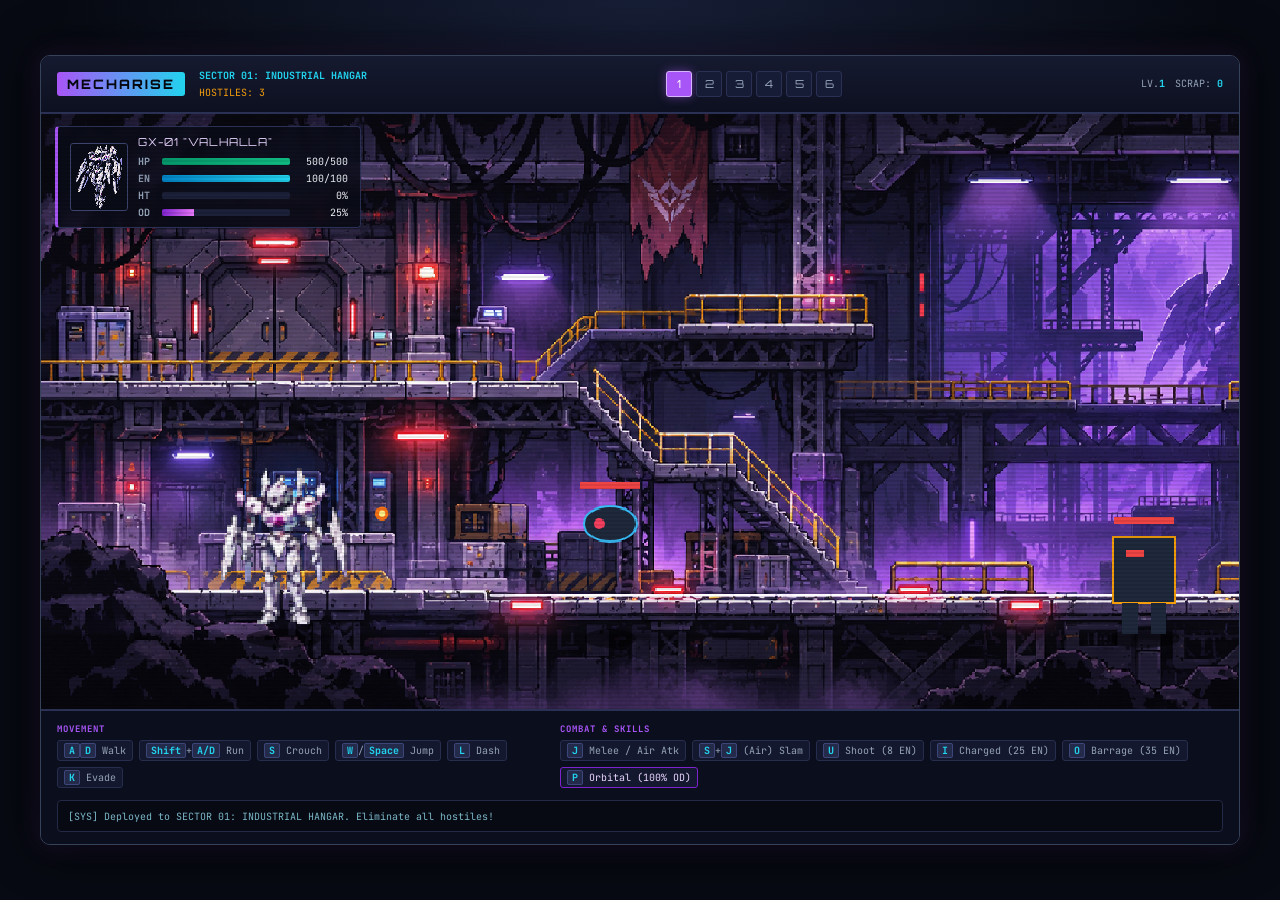
<file: index.html>
<!DOCTYPE html>
<html lang="en">

<head>
  <meta charset="UTF-8">
  <meta name="viewport" content="width=device-width, initial-scale=1.0">
  <title>MechaRise — GX-01 VALHALLA</title>
  <link rel="stylesheet" href="style.css?v=3">
</head>

<body>
  <div id="game-shell">
    <!-- Top HUD -->
    <header class="top-hud">
      <div class="hud-left">
        <div class="logo-badge">MECHARISE</div>
        <div class="sector-info">
          <span id="sector-title">SECTOR 01: INDUSTRIAL HANGAR</span>
          <span id="wave-info">HOSTILES: 3</span>
        </div>
      </div>

      <div class="hud-center">
        <div class="stage-pills" id="stage-pills">
          <button class="stage-pill active" data-stage="0">1</button>
          <button class="stage-pill" data-stage="1">2</button>
          <button class="stage-pill" data-stage="2">3</button>
          <button class="stage-pill" data-stage="3">4</button>
          <button class="stage-pill" data-stage="4">5</button>
          <button class="stage-pill" data-stage="5">6</button>
        </div>
      </div>

      <div class="hud-right">
        <div class="rpg-stats">
          <span>LV.<strong id="stat-lv">1</strong></span>
          <span>SCRAP: <strong id="stat-scrap">0</strong></span>
          <span>STATE: <strong id="stat-state">IDLE</strong></span>
        </div>
      </div>
    </header>

    <!-- Main 2D Action RPG Viewport -->
    <div class="viewport-wrapper">
      <canvas id="game-canvas" width="1086" height="540"></canvas>

      <!-- Player Mech HUD Overlay (Top-Left) -->
      <div class="player-hud">
        <div class="mech-portrait">
          <img src="assets/frames/portraits/valhalla_full.png" alt="GX-01 Valhalla">
        </div>
        <div class="mech-bars">
          <div class="mech-name">GX-01 "VALHALLA"</div>
          <div class="bar-row">
            <span class="lbl">HP</span>
            <div class="track">
              <div id="hp-fill" class="fill hp" style="width:100%"></div>
            </div>
            <span class="val" id="hp-text">500/500</span>
          </div>
          <div class="bar-row">
            <span class="lbl">EN</span>
            <div class="track">
              <div id="en-fill" class="fill en" style="width:100%"></div>
            </div>
            <span class="val" id="en-text">100/100</span>
          </div>
          <div class="bar-row">
            <span class="lbl">HT</span>
            <div class="track">
              <div id="heat-fill" class="fill heat" style="width:0%"></div>
            </div>
            <span class="val" id="heat-text">0%</span>
          </div>
          <div class="bar-row">
            <span class="lbl">OD</span>
            <div class="track">
              <div id="od-fill" class="fill od" style="width:0%"></div>
            </div>
            <span class="val" id="od-text">0%</span>
          </div>
        </div>
      </div>

      <!-- Boss / Target HUD (Top-Right, shown when boss or enemy active) -->
      <div class="boss-hud hidden" id="boss-hud">
        <div class="boss-name" id="boss-name">AEGIS COLOSSUS MK-IV</div>
        <div class="track boss-track">
          <div id="boss-hp-fill" class="fill boss" style="width:100%"></div>
        </div>
        <div class="boss-sub" id="boss-hp-text">2000 / 2000</div>
      </div>

      <!-- Stage Clear / Game Over Banner -->
      <div class="center-banner hidden" id="center-banner">
        <h2 id="banner-title">SECTOR CLEARED</h2>
        <p id="banner-sub">Press [ENTER] to advance to next sector</p>
      </div>

      <div class="scanlines"></div>
    </div>

    <!-- Bottom Keyboard Controls & Combat Log -->
    <footer class="controls-footer">
      <div class="key-group">
        <div class="group-title">MOVEMENT</div>
        <div class="keys-row">
          <span class="key-chip"><kbd>A</kbd><kbd>D</kbd> Walk</span>
          <span class="key-chip"><kbd>Shift</kbd>+<kbd>A/D</kbd> Run</span>
          <span class="key-chip"><kbd>S</kbd> Crouch</span>
          <span class="key-chip"><kbd>W</kbd>/<kbd>Space</kbd> Jump</span>
          <span class="key-chip"><kbd>L</kbd> Dash</span>
          <span class="key-chip"><kbd>K</kbd> Evade</span>
        </div>
      </div>

      <div class="key-group">
        <div class="group-title">COMBAT &amp; SKILLS</div>
        <div class="keys-row">
          <span class="key-chip"><kbd>J</kbd> Melee / Air Atk</span>
          <span class="key-chip"><kbd>S</kbd>+<kbd>J</kbd> (Air) Slam</span>
          <span class="key-chip"><kbd>U</kbd> Shoot (8 EN)</span>
          <span class="key-chip"><kbd>I</kbd> Charged (25 EN)</span>
          <span class="key-chip"><kbd>O</kbd> Barrage (35 EN)</span>
          <span class="key-chip special"><kbd>P</kbd> Orbital (100% OD)</span>
        </div>
      </div>

      <div class="combat-feed" id="combat-feed">
        [SYS] GX-01 Valhalla deployed. Use keyboard to move and engage hostiles!
      </div>
    </footer>
  </div>

  <script src="game.js?v=3"></script>
</body>

</html>
</file>
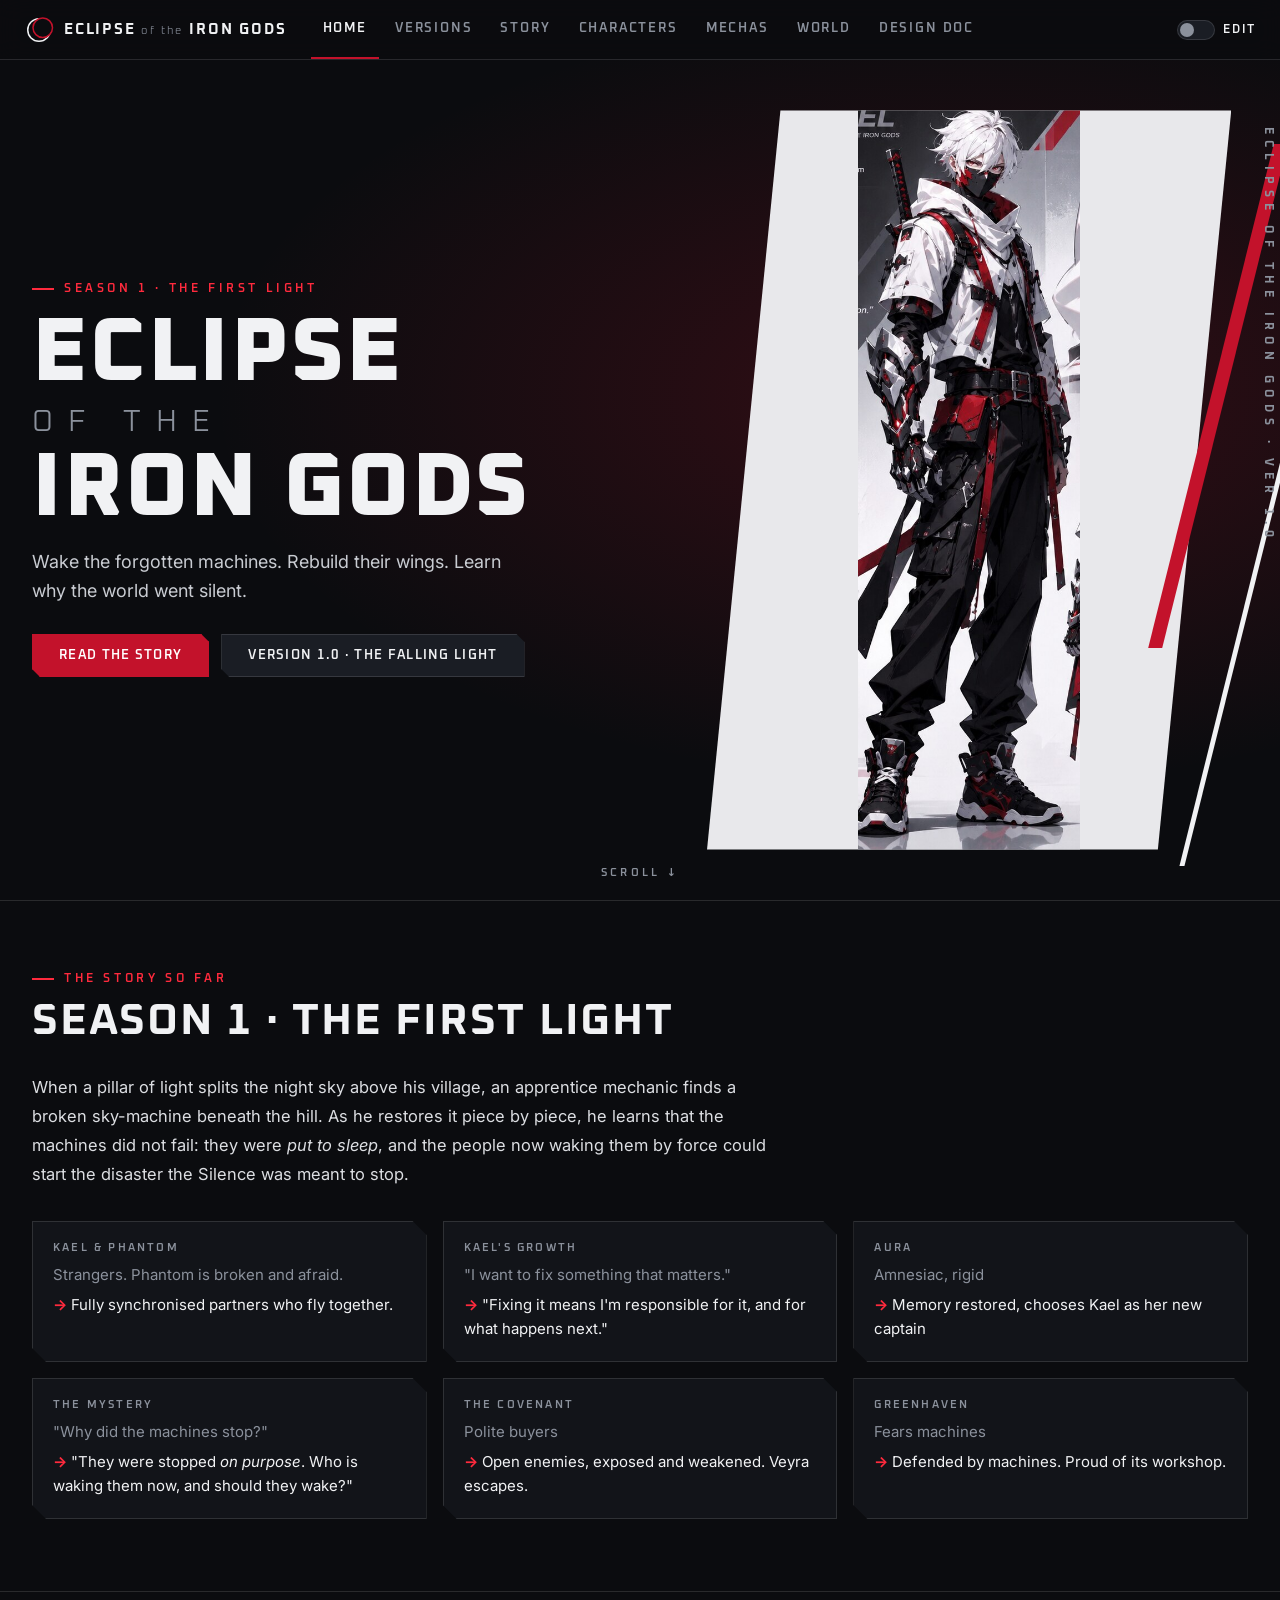
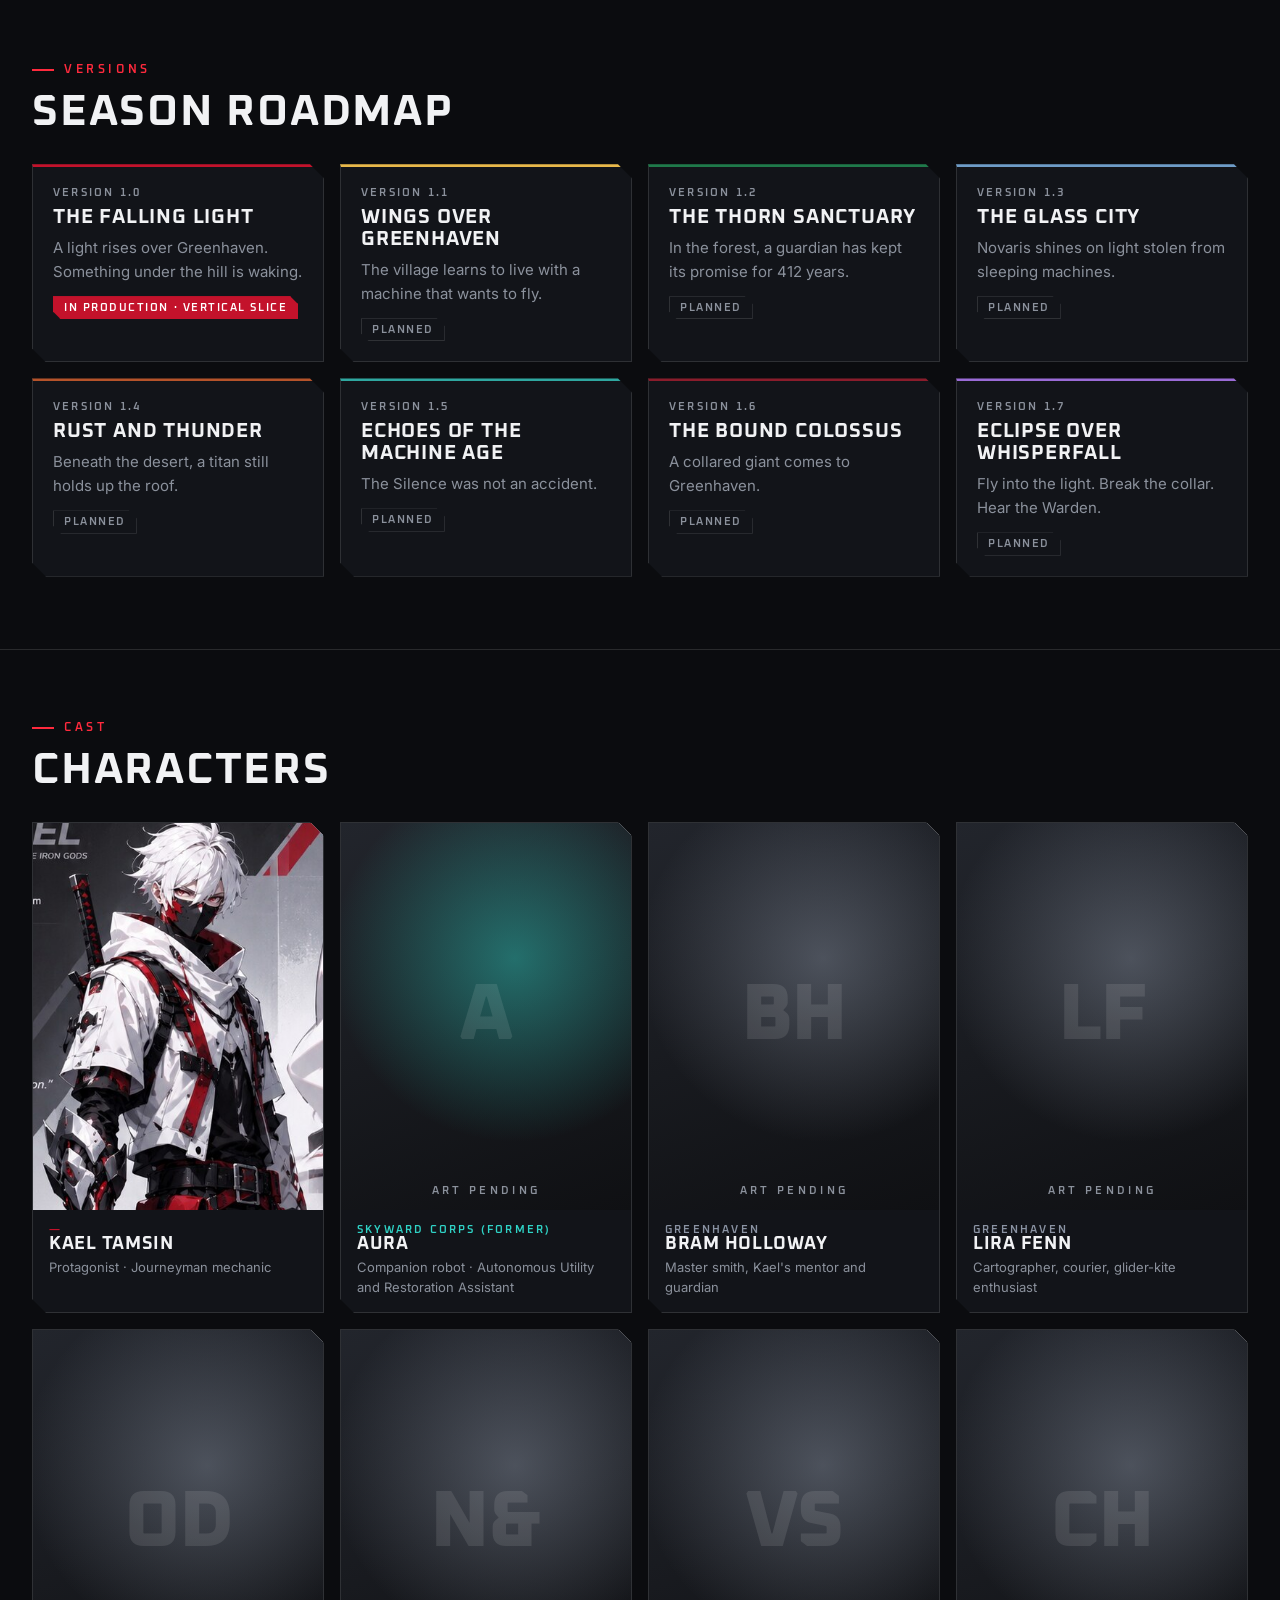
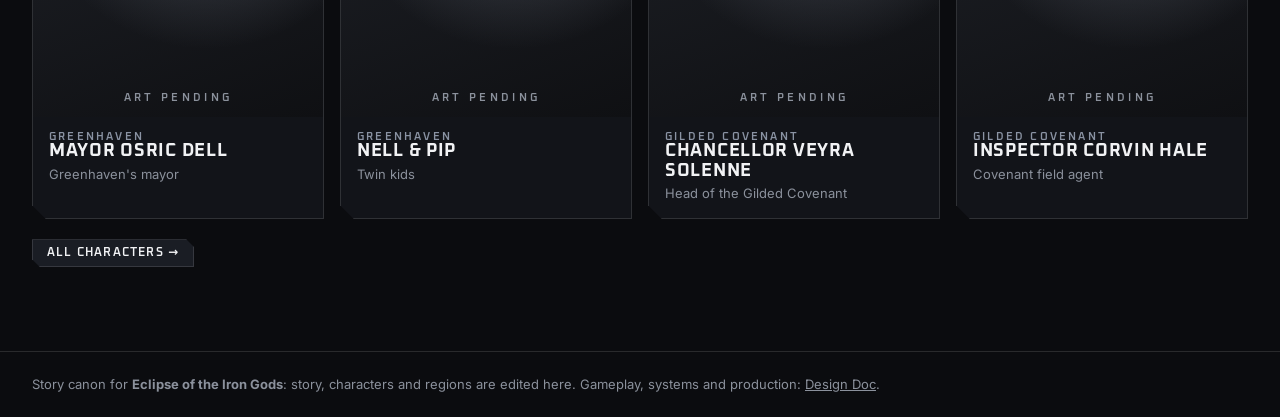
<file: site/index.html>
<!doctype html>
<html lang="en">
<head>
<meta charset="utf-8">
<meta name="viewport" content="width=device-width, initial-scale=1">
<title>Eclipse of the Iron Gods</title>
<link rel="preconnect" href="https://fonts.googleapis.com">
<link rel="preconnect" href="https://fonts.gstatic.com" crossorigin>
<link href="https://fonts.googleapis.com/css2?family=Oxanium:wght@300;400;600;700;800&family=Inter:wght@400;500;600&display=swap" rel="stylesheet">
<link rel="stylesheet" href="style.css">
<script src="content.js"></script>
</head>
<body>
<header class="nav">
  <a class="logo" href="#/home" aria-label="Home">
    <svg viewBox="0 0 40 40" aria-hidden="true"><circle cx="20" cy="20" r="15" fill="none" stroke="currentColor" stroke-width="2"/><circle cx="25" cy="17" r="13" fill="var(--bg)"/><circle cx="25" cy="17" r="13" fill="none" stroke="var(--red)" stroke-width="2"/></svg>
    <span>ECLIPSE <em>of the</em> IRON GODS</span>
  </a>
  <button class="menu-btn" id="menuBtn" aria-label="Menu">☰</button>
  <nav class="links" id="links">
    <a href="#/home" data-page="home">Home</a>
    <a href="#/versions" data-page="versions">Versions</a>
    <a href="#/story" data-page="story">Story</a>
    <a href="#/characters" data-page="characters">Characters</a>
    <a href="#/mechas" data-page="mechas">Mechas</a>
    <a href="#/world" data-page="world">World</a>
    <a href="#/doc" data-page="doc">Design Doc</a>
  </nav>
  <div class="tools">
    <button class="ghost edit-only" id="folderBtn" title="Connect the MechaRise project folder so Save writes to disk">Connect folder</button>
    <button class="ghost edit-only" id="discardBtn" disabled>Discard</button>
    <button class="primary edit-only" id="saveBtn" disabled title="Ctrl+S">Save</button>
    <label class="switch" title="Edit mode (Ctrl+E)">
      <input type="checkbox" id="editToggle"><span class="track"><span class="knob"></span></span><span class="lbl">Edit</span>
    </label>
  </div>
</header>

<main id="app"></main>

<footer class="foot"><div class="wrap">Story canon for <b>Eclipse of the Iron Gods</b>: story, characters and regions are edited here. Gameplay, systems and production: <a href="#/doc">Design Doc</a>.</div></footer>

<div class="modal" id="modal" hidden>
  <div class="modal-card">
    <div class="modal-head"><h3 id="modalTitle"></h3><button class="ghost" id="modalClose">Close</button></div>
    <div class="modal-body" id="modalBody"></div>
  </div>
</div>
<div class="toast" id="toast" hidden></div>

<script src="app.js"></script>
</body>
</html>
</file>
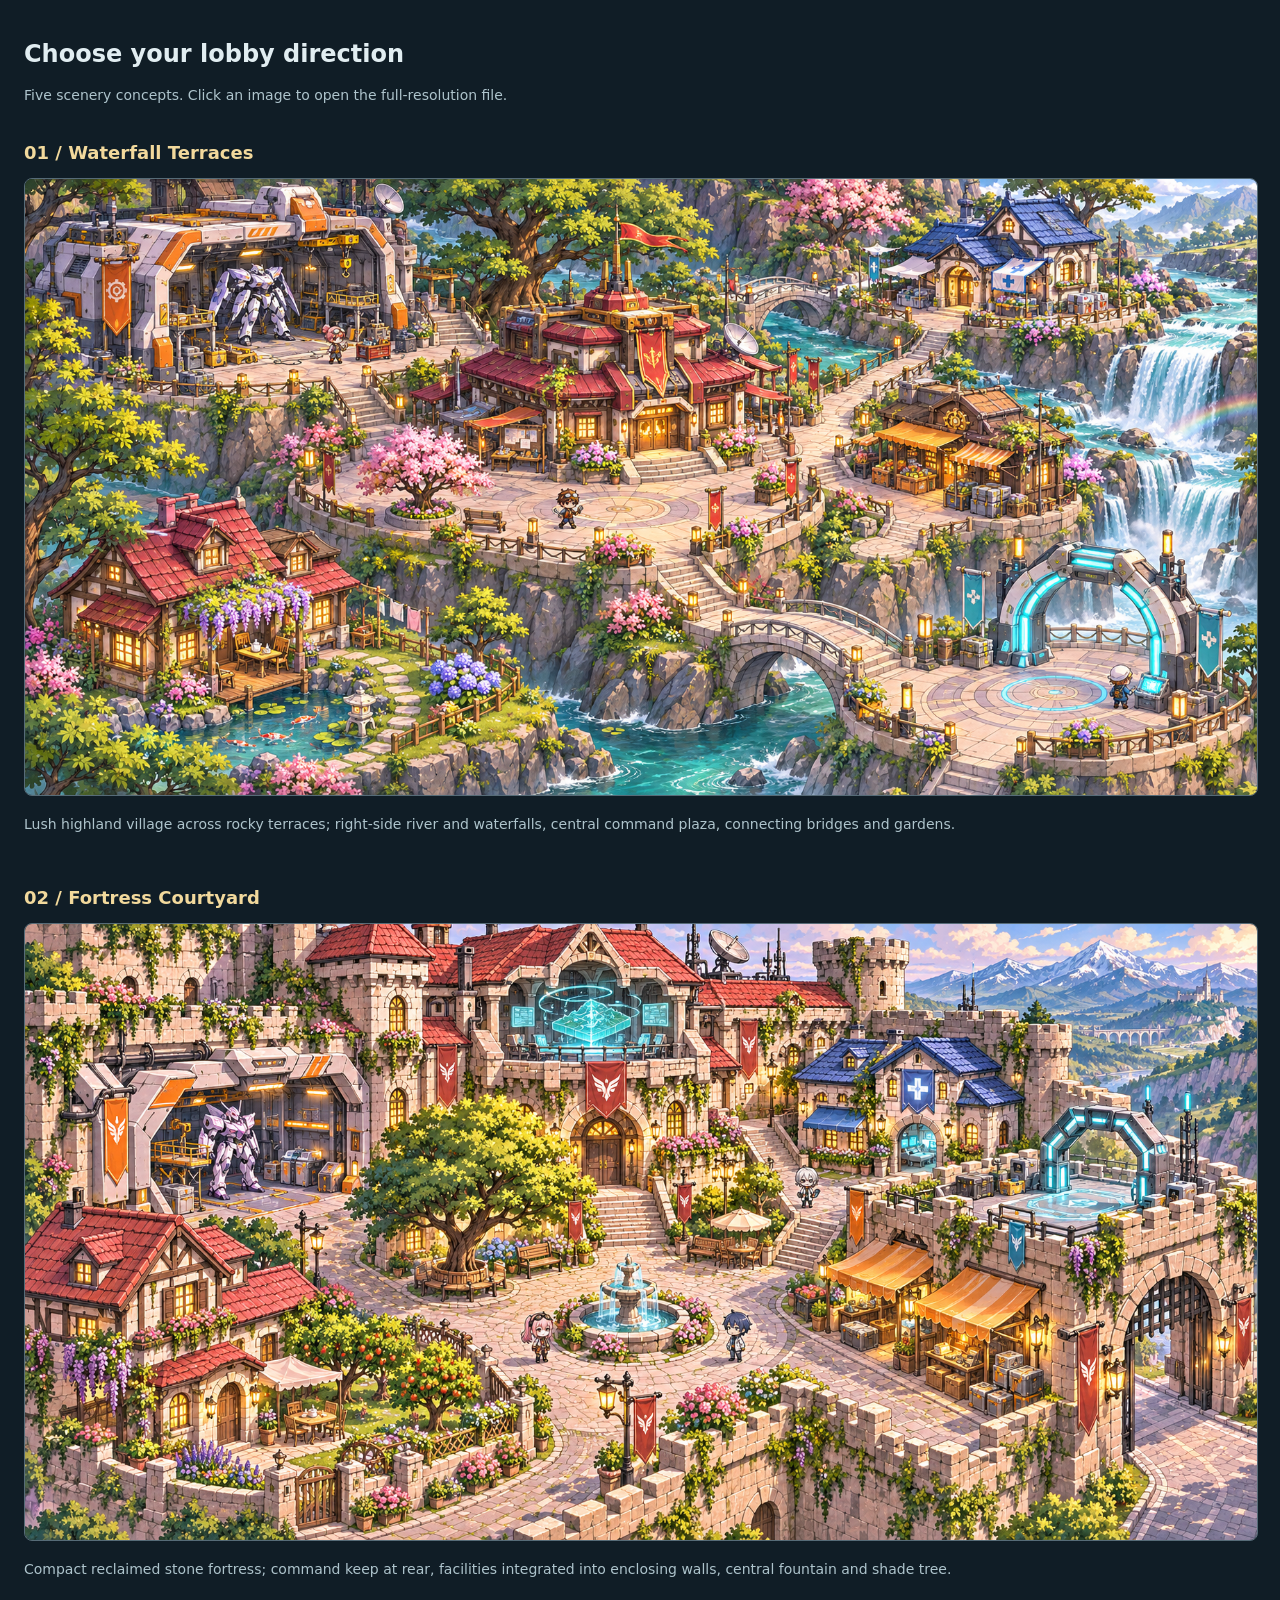
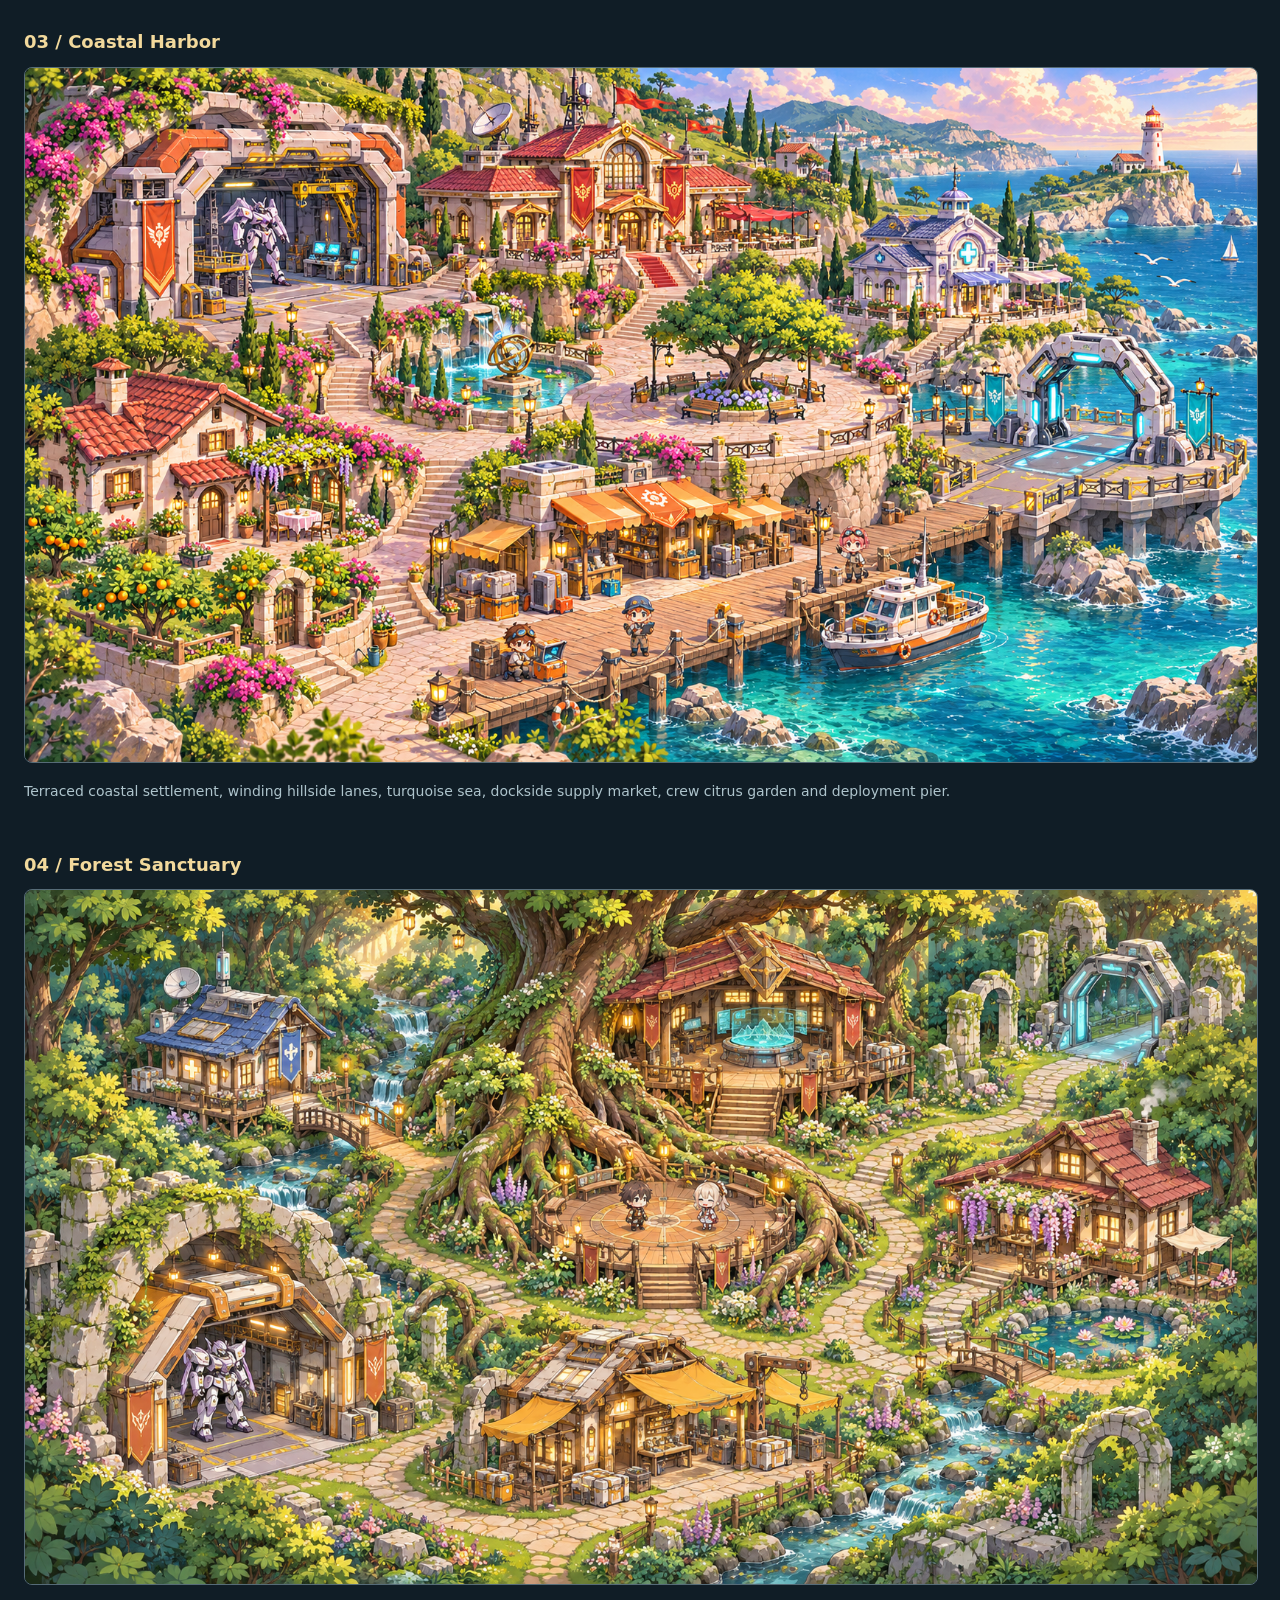
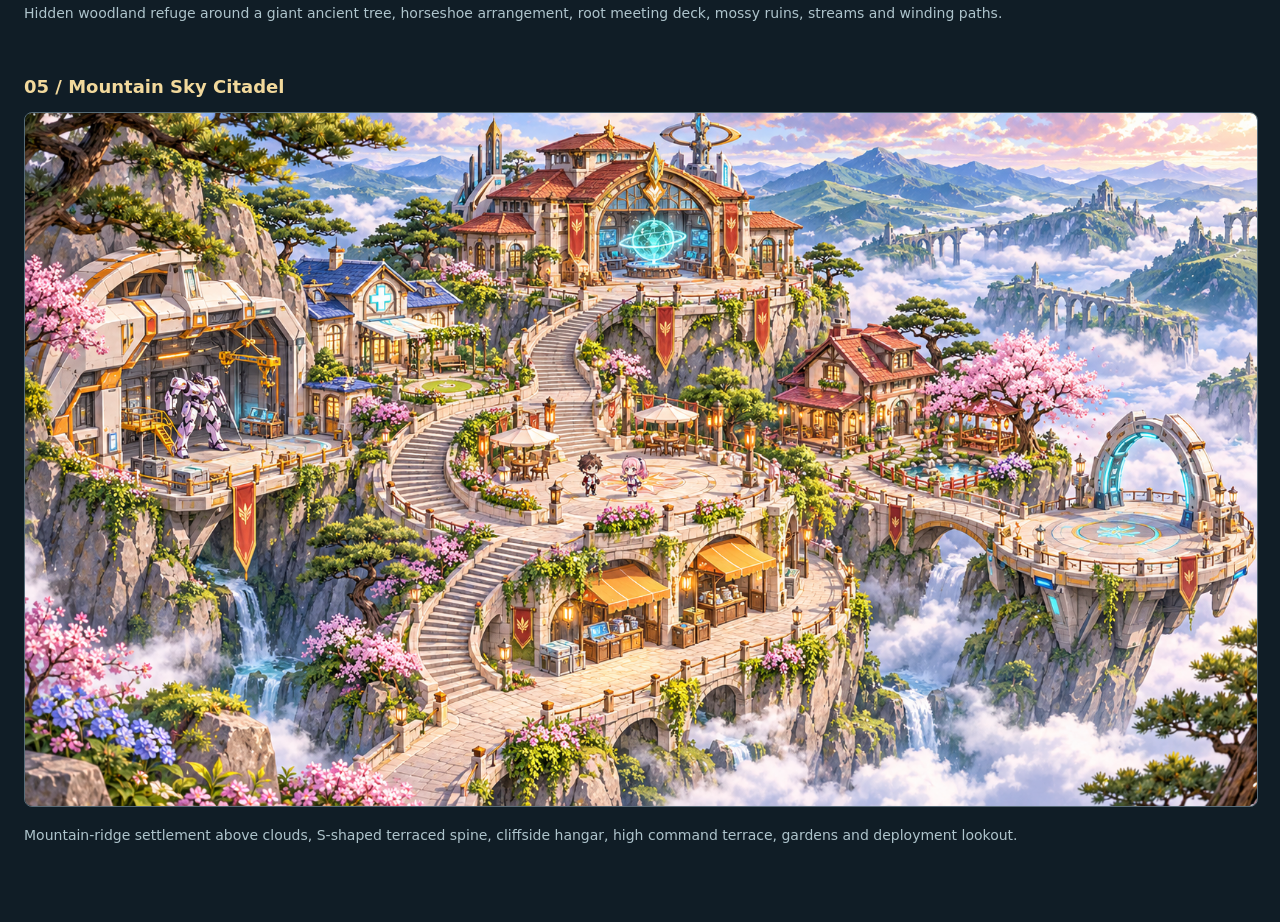
<file: output/lobby-concepts/index.html>
<!DOCTYPE html><html lang="en"><head><meta charset="UTF-8"><meta name="viewport" content="width=device-width,initial-scale=1"><title>MechaRise Lobby Concepts</title><style>body{background:#101d26;color:#e1edf1;font:14px system-ui;margin:0;padding:24px}main{max-width:1500px;margin:auto}h1{font-size:24px}h2{font-size:18px;color:#f2d99c}article{margin:34px 0 50px}img{width:100%;height:auto;border-radius:8px;border:1px solid #566b77}p{color:#aec4cc;line-height:1.7}a{color:#e9d29b}</style></head><body><main><h1>Choose your lobby direction</h1><p>Five scenery concepts. Click an image to open the full-resolution file.</p><article><h2>01 / Waterfall Terraces</h2><a href="01-waterfall-terraces.png"><img src="01-waterfall-terraces.png" alt="Waterfall Terraces"></a><p>Lush highland village across rocky terraces; right-side river and waterfalls, central command plaza, connecting bridges and gardens.</p></article><article><h2>02 / Fortress Courtyard</h2><a href="02-fortress-courtyard.png"><img src="02-fortress-courtyard.png" alt="Fortress Courtyard"></a><p>Compact reclaimed stone fortress; command keep at rear, facilities integrated into enclosing walls, central fountain and shade tree.</p></article><article><h2>03 / Coastal Harbor</h2><a href="03-coastal-harbor.png"><img src="03-coastal-harbor.png" alt="Coastal Harbor"></a><p>Terraced coastal settlement, winding hillside lanes, turquoise sea, dockside supply market, crew citrus garden and deployment pier.</p></article><article><h2>04 / Forest Sanctuary</h2><a href="04-forest-sanctuary.png"><img src="04-forest-sanctuary.png" alt="Forest Sanctuary"></a><p>Hidden woodland refuge around a giant ancient tree, horseshoe arrangement, root meeting deck, mossy ruins, streams and winding paths.</p></article><article><h2>05 / Mountain Sky Citadel</h2><a href="05-mountain-sky-citadel.png"><img src="05-mountain-sky-citadel.png" alt="Mountain Sky Citadel"></a><p>Mountain-ridge settlement above clouds, S-shaped terraced spine, cliffside hangar, high command terrace, gardens and deployment lookout.</p></article></main></body></html>
</file>
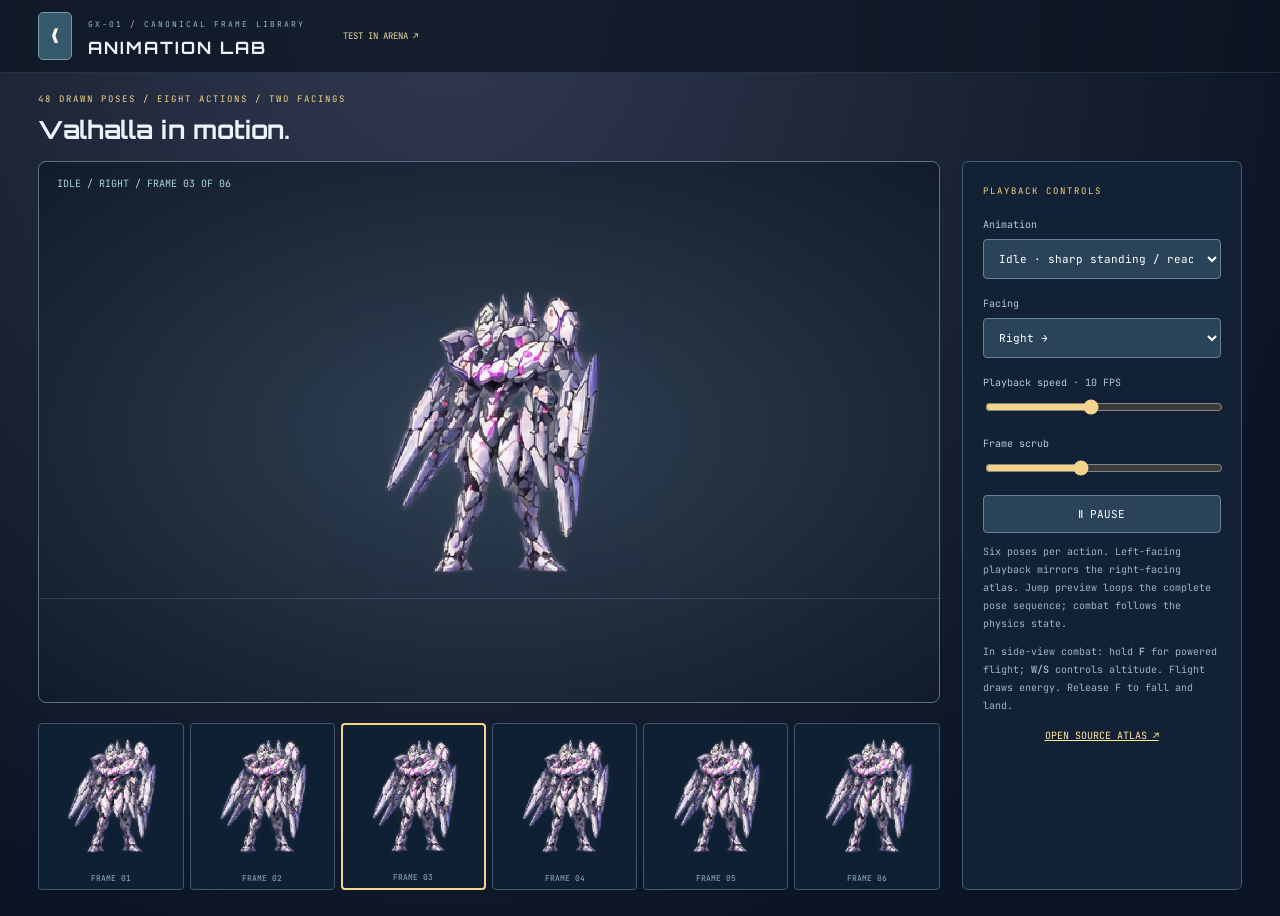
<file: animations.html>
<!DOCTYPE html><html lang="en"><head><meta charset="UTF-8"><meta name="viewport" content="width=device-width,initial-scale=1"><title>MechaRise — Animation Lab</title><link rel="stylesheet" href="squad.css"><style>.lab{display:grid;grid-template-columns:1fr 280px;gap:22px}.animation-stage{position:relative;background:radial-gradient(ellipse at center,#304153,#111b2b);border:1px solid #567183;border-radius:8px;overflow:hidden}.animation-stage canvas{display:block;width:100%;height:auto;image-rendering:pixelated}.animation-stage:after{content:'';position:absolute;left:0;right:0;bottom:19%;border-bottom:1px solid #81bdd133;pointer-events:none}.lab-controls{padding:20px;background:#132135;border:1px solid #405c6f;border-radius:6px}.lab-controls label{display:block;font-size:10px;color:#b4c9db;margin:18px 0 8px}.lab-controls select,.lab-controls button{width:100%;padding:11px;background:#2b4358;border:1px solid #688296;color:white;border-radius:4px;font:11px var(--mono)}.lab-controls input{width:100%;accent-color:#f4d48b}.lab-controls p{font-size:10px;color:#9eb4c7;line-height:1.8}.lab-controls button{margin-top:15px}.lab .eyebrow{line-height:2}.frame-label{position:absolute;left:18px;top:15px;color:#a9d6dd;font-size:10px}.strip{display:grid;grid-template-columns:repeat(6,1fr);gap:6px;margin-top:20px}.thumb{padding:0;border:1px solid #40576d;background:#102033;border-radius:4px;cursor:pointer}.thumb canvas{width:100%;display:block}.thumb.active{border:2px solid #f4d48b}.thumb small{display:block;color:#92b1c8;padding:6px;font-size:8px}.lab-controls a{display:block;text-align:center;margin-top:14px;color:#ffe6a2;font-size:10px}@media(max-width:760px){.lab{grid-template-columns:1fr}.lab-controls{padding:16px}.strip{gap:3px}.thumb small{font-size:6px;padding:4px}}</style></head><body><header><a href="squad.html" class="back" aria-label="Back to squad">❮</a><div><small>GX-01 / CANONICAL FRAME LIBRARY</small><h1>ANIMATION LAB</h1></div><a class="base-link" href="arena.html">TEST IN ARENA ↗</a></header><main><div class="toolbar"><div><span class="eyebrow">48 DRAWN POSES / EIGHT ACTIONS / TWO FACINGS</span><h2>Valhalla in motion.</h2></div></div><div class="lab"><div><div class="animation-stage"><span class="frame-label" id="frame-label">LOADING ATLAS…</span><canvas id="preview" width="900" height="540" aria-label="Animated Valhalla preview"></canvas></div><div class="strip" id="strip"></div></div><aside class="lab-controls"><span class="eyebrow">PLAYBACK CONTROLS</span><label for="action">Animation</label><select id="action"><option value="0">Walk · contact / passing / recovery</option><option value="1">Shoot · aim / fire / recoil</option><option value="2">Jump · launch / apex / landing</option><option value="3">Fly · boost / thruster loop</option><option value="4" selected>Idle · sharp standing / reactor pulse</option><option value="5">Slash · windup / combo / recovery</option><option value="6">Charged shot · charge / fire / recoil</option><option value="7">Evade · crouch / boost / recover</option></select><label for="direction">Facing</label><select id="direction"><option value="1">Right →</option><option value="-1">← Left</option></select><label for="speed">Playback speed · <span id="speed-label">10 FPS</span></label><input id="speed" type="range" min="2" max="20" value="10"><label for="scrub">Frame scrub</label><input id="scrub" type="range" min="0" max="5" value="0"><button id="play" disabled>LOADING…</button><p>Six poses per action. Left-facing playback mirrors the right-facing atlas. Jump preview loops the complete pose sequence; combat follows the physics state.</p><p>In side-view combat: hold <b>F</b> for powered flight; <b>W/S</b> controls altitude. Flight draws energy. Release F to fall and land.</p><a id="source-atlas" href="assets/animations/valhalla/mobility-combat-atlas.png" target="_blank" rel="noopener">OPEN SOURCE ATLAS ↗</a></aside></div></main><script src="animations.js?v=2"></script></body></html>
</file>
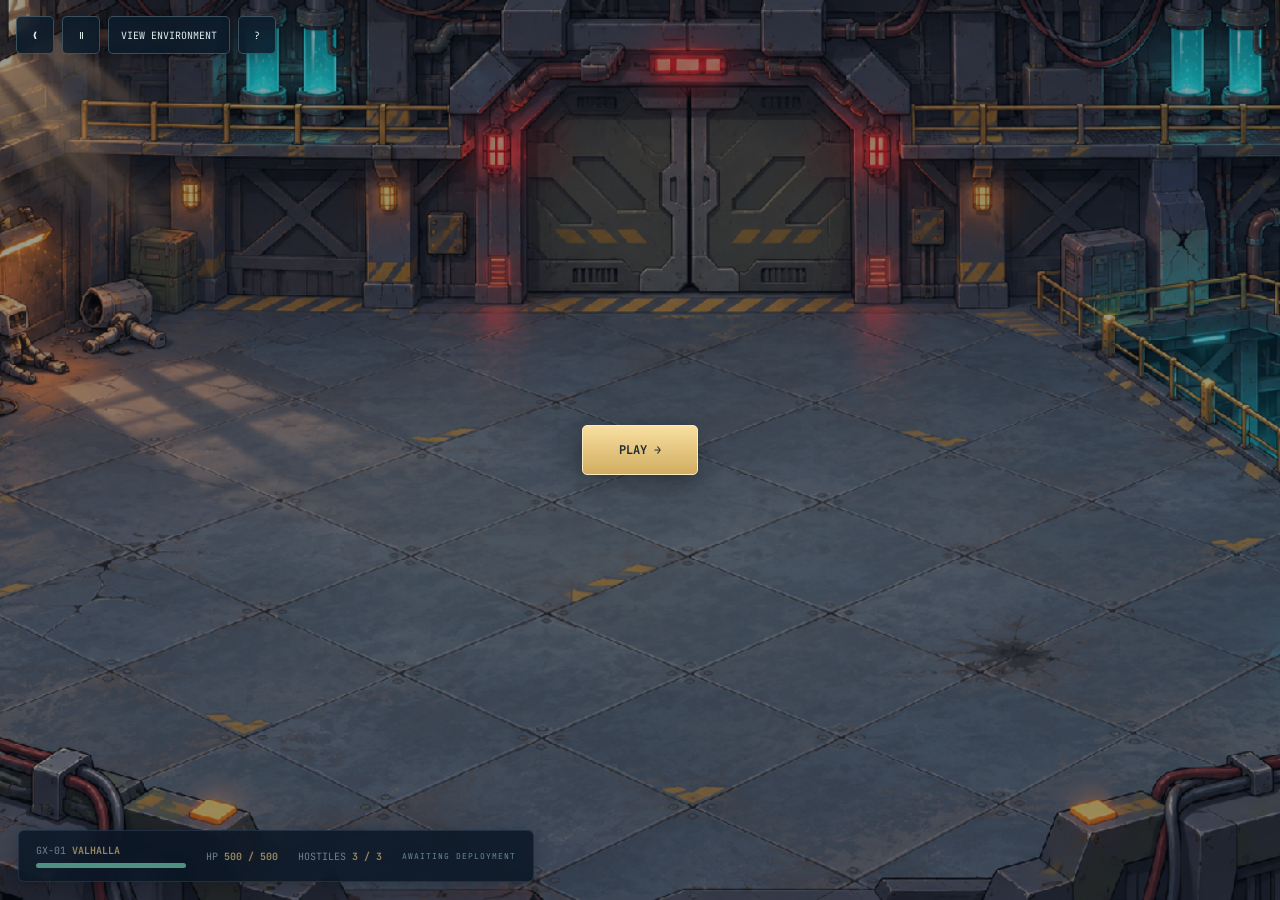
<file: arena.html>
<!DOCTYPE html><html lang="en"><head><meta charset="UTF-8"><meta name="viewport" content="width=device-width,initial-scale=1,viewport-fit=cover"><title>MechaRise</title><link rel="stylesheet" href="squad.css"><link rel="stylesheet" href="fullscreen.css"><link rel="stylesheet" href="chapter.css"></head><body class="arena-screen"><main class="game-screen"><div class="arena-wrap"><canvas id="arena" width="1280" height="720" aria-label="Industrial hangar combat arena"></canvas><div class="canvas-tip" id="canvas-tip" hidden></div><div class="overlay" id="overlay"><section class="brief"><h2 id="brief-title" hidden></h2><p id="brief-copy" hidden></p><button id="begin" disabled>LOADING…</button></section></div></div><nav class="game-nav" aria-label="Game controls"><a href="index.html" class="game-button" aria-label="Return to lobby">❮</a><button id="pause-game" class="game-button" aria-label="Pause or resume">Ⅱ</button><button id="environment" class="game-button">VIEW ENVIRONMENT</button><button id="show-controls" class="game-button" aria-label="Show controls">?</button></nav><div class="arena-hud"><div class="frame-name">GX-01 <b>VALHALLA</b><div class="health"><i id="health-fill"></i></div></div><span>HP <b id="armor">500 / 500</b></span><span>HOSTILES <b id="hostiles">3 / 3</b></span><span id="status" role="status">READY</span></div><aside class="controls-popup" id="controls-popup" hidden><b>CONTROLS</b><p>WASD / arrows · Move<br>U / mouse click · Fire<br>J · Slash combo<br>I · Charged shot<br>O · Barrage<br>Space · Jump<br>Shift / K · Evade<br>Escape · Pause<br>V · Environment view</p><a href="animations.html">Animation Lab ↗</a></aside></main><script src="chapter-store.js"></script><script src="chapter-data.js"></script><script src="chapter-ui.js"></script><script src="arena.js?v=4"></script><script>document.getElementById('pause-game').onclick=pause;document.getElementById('show-controls').onclick=()=>{const p=document.getElementById('controls-popup');p.hidden=!p.hidden;};</script><script src="chapter-mission.js"></script></body></html>
</file>
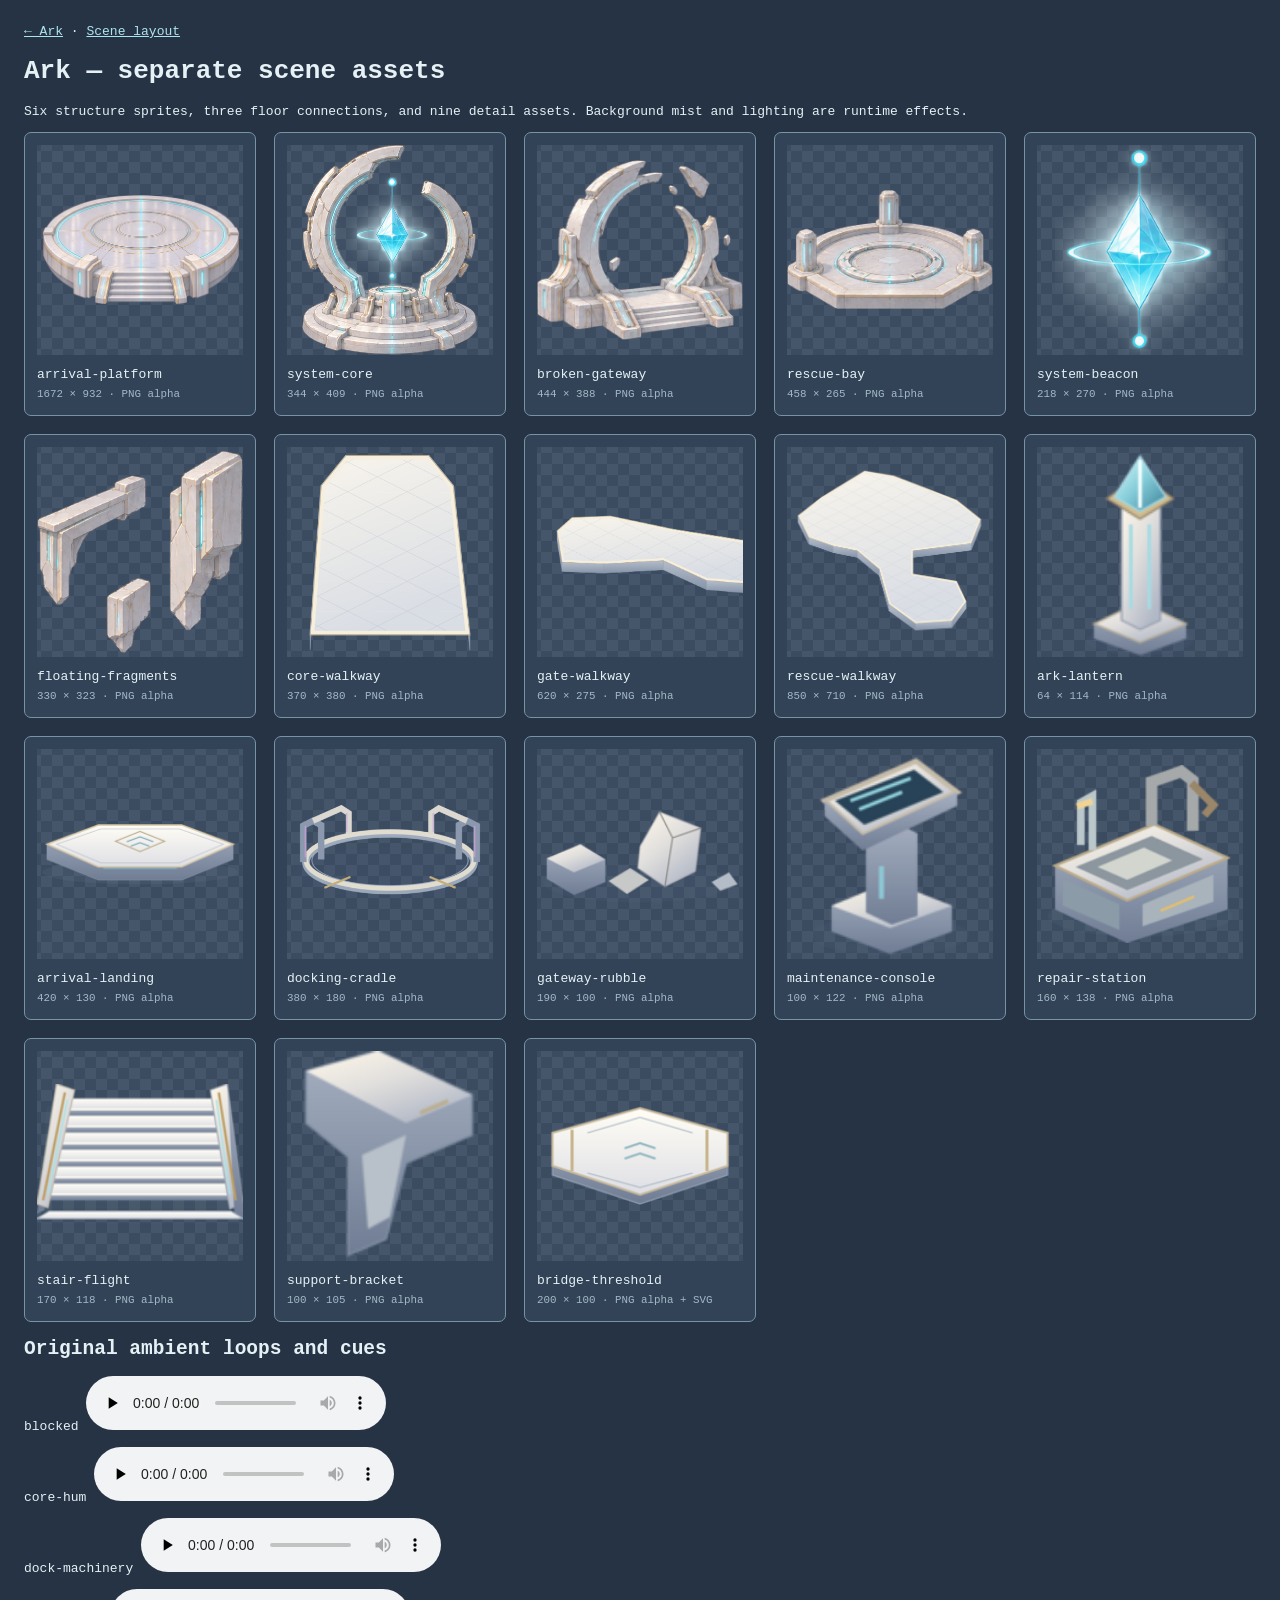
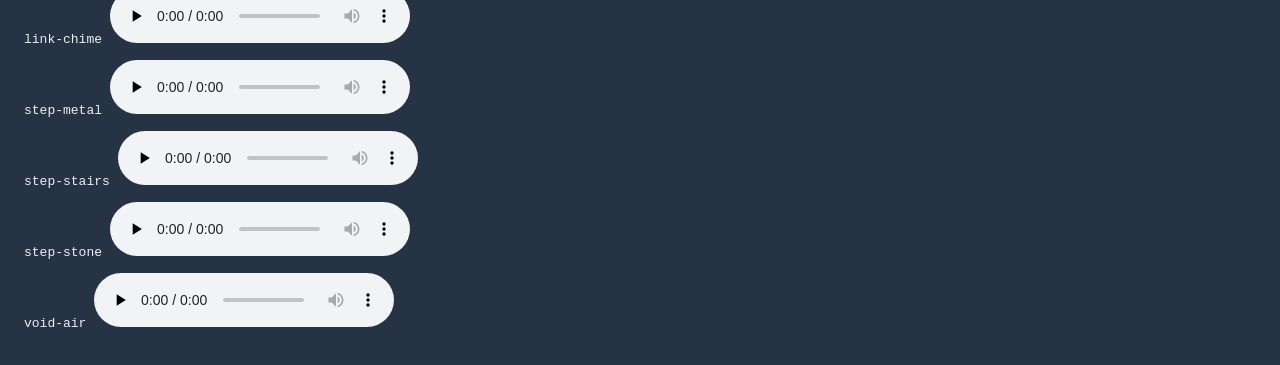
<file: ark-assets.html>
<!DOCTYPE html><html lang="en"><head><meta charset="UTF-8"><meta name="viewport" content="width=device-width,initial-scale=1"><title>Ark Assets</title><style>body{margin:0;padding:24px;background:#263344;color:#e5f1f5;font:13px monospace}a{color:#ace4ef}main{display:grid;grid-template-columns:repeat(auto-fit,minmax(230px,1fr));gap:18px}figure{margin:0;padding:12px;border:1px solid #7794a5;border-radius:7px;background:#334357}img{display:block;object-fit:contain;width:100%;height:210px;background:repeating-conic-gradient(#46566a 0 25%,#3b4b60 0 50%) 50%/22px 22px}figcaption{padding:12px 0 3px}small{display:block;margin-top:6px;color:#a1b9c8}</style></head><body><a href="index.html">← Ark</a> · <a href="assets/ark-between-worlds/scene-layout.json">Scene layout</a><h1>Ark — separate scene assets</h1><p>Six structure sprites, three floor connections, and nine detail assets. Background mist and lighting are runtime effects.</p><main><figure><a href="assets/ark-between-worlds/sprites/arrival-platform-hd.png"><img src="assets/ark-between-worlds/sprites/arrival-platform-hd.png" alt="arrival-platform"></a><figcaption>arrival-platform<small>1672 × 932 · PNG alpha</small></figcaption></figure><figure><a href="assets/ark-between-worlds/sprites/system-core.png"><img src="assets/ark-between-worlds/sprites/system-core.png" alt="system-core"></a><figcaption>system-core<small>344 × 409 · PNG alpha</small></figcaption></figure><figure><a href="assets/ark-between-worlds/sprites/broken-gateway.png"><img src="assets/ark-between-worlds/sprites/broken-gateway.png" alt="broken-gateway"></a><figcaption>broken-gateway<small>444 × 388 · PNG alpha</small></figcaption></figure><figure><a href="assets/ark-between-worlds/sprites/rescue-bay.png"><img src="assets/ark-between-worlds/sprites/rescue-bay.png" alt="rescue-bay"></a><figcaption>rescue-bay<small>458 × 265 · PNG alpha</small></figcaption></figure><figure><a href="assets/ark-between-worlds/sprites/system-beacon.png"><img src="assets/ark-between-worlds/sprites/system-beacon.png" alt="system-beacon"></a><figcaption>system-beacon<small>218 × 270 · PNG alpha</small></figcaption></figure><figure><a href="assets/ark-between-worlds/sprites/floating-fragments.png"><img src="assets/ark-between-worlds/sprites/floating-fragments.png" alt="floating-fragments"></a><figcaption>floating-fragments<small>330 × 323 · PNG alpha</small></figcaption></figure><figure><a href="assets/ark-between-worlds/floors/core-walkway.png"><img src="assets/ark-between-worlds/floors/core-walkway.png" alt="core-walkway"></a><figcaption>core-walkway<small>370 × 380 · PNG alpha</small></figcaption></figure><figure><a href="assets/ark-between-worlds/floors/gate-walkway.png"><img src="assets/ark-between-worlds/floors/gate-walkway.png" alt="gate-walkway"></a><figcaption>gate-walkway<small>620 × 275 · PNG alpha</small></figcaption></figure><figure><a href="assets/ark-between-worlds/floors/rescue-walkway.png"><img src="assets/ark-between-worlds/floors/rescue-walkway.png" alt="rescue-walkway"></a><figcaption>rescue-walkway<small>850 × 710 · PNG alpha</small></figcaption></figure><figure><a href="assets/ark-between-worlds/details/ark-lantern.png"><img src="assets/ark-between-worlds/details/ark-lantern.png" alt="ark-lantern"></a><figcaption>ark-lantern<small>64 × 114 · PNG alpha</small></figcaption></figure><figure><a href="assets/ark-between-worlds/details/arrival-landing.png"><img src="assets/ark-between-worlds/details/arrival-landing.png" alt="arrival-landing"></a><figcaption>arrival-landing<small>420 × 130 · PNG alpha</small></figcaption></figure><figure><a href="assets/ark-between-worlds/details/docking-cradle.png"><img src="assets/ark-between-worlds/details/docking-cradle.png" alt="docking-cradle"></a><figcaption>docking-cradle<small>380 × 180 · PNG alpha</small></figcaption></figure><figure><a href="assets/ark-between-worlds/details/gateway-rubble.png"><img src="assets/ark-between-worlds/details/gateway-rubble.png" alt="gateway-rubble"></a><figcaption>gateway-rubble<small>190 × 100 · PNG alpha</small></figcaption></figure><figure><a href="assets/ark-between-worlds/details/maintenance-console.png"><img src="assets/ark-between-worlds/details/maintenance-console.png" alt="maintenance-console"></a><figcaption>maintenance-console<small>100 × 122 · PNG alpha</small></figcaption></figure><figure><a href="assets/ark-between-worlds/details/repair-station.png"><img src="assets/ark-between-worlds/details/repair-station.png" alt="repair-station"></a><figcaption>repair-station<small>160 × 138 · PNG alpha</small></figcaption></figure><figure><a href="assets/ark-between-worlds/details/stair-flight.png"><img src="assets/ark-between-worlds/details/stair-flight.png" alt="stair-flight"></a><figcaption>stair-flight<small>170 × 118 · PNG alpha</small></figcaption></figure><figure><a href="assets/ark-between-worlds/details/support-bracket.png"><img src="assets/ark-between-worlds/details/support-bracket.png" alt="support-bracket"></a><figcaption>support-bracket<small>100 × 105 · PNG alpha</small></figcaption></figure><figure><a href="assets/ark-between-worlds/details/bridge-threshold.png"><img src="assets/ark-between-worlds/details/bridge-threshold.png" alt="bridge-threshold"></a><figcaption>bridge-threshold<small>200 × 100 · PNG alpha + SVG</small></figcaption></figure></main><h2>Original ambient loops and cues</h2><p>blocked <audio controls preload="none" src="assets/ark-between-worlds/audio/blocked.wav"></audio></p><p>core-hum <audio controls preload="none" src="assets/ark-between-worlds/audio/core-hum.wav"></audio></p><p>dock-machinery <audio controls preload="none" src="assets/ark-between-worlds/audio/dock-machinery.wav"></audio></p><p>link-chime <audio controls preload="none" src="assets/ark-between-worlds/audio/link-chime.wav"></audio></p><p>step-metal <audio controls preload="none" src="assets/ark-between-worlds/audio/step-metal.wav"></audio></p><p>step-stairs <audio controls preload="none" src="assets/ark-between-worlds/audio/step-stairs.wav"></audio></p><p>step-stone <audio controls preload="none" src="assets/ark-between-worlds/audio/step-stone.wav"></audio></p><p>void-air <audio controls preload="none" src="assets/ark-between-worlds/audio/void-air.wav"></audio></p></body></html>
</file>
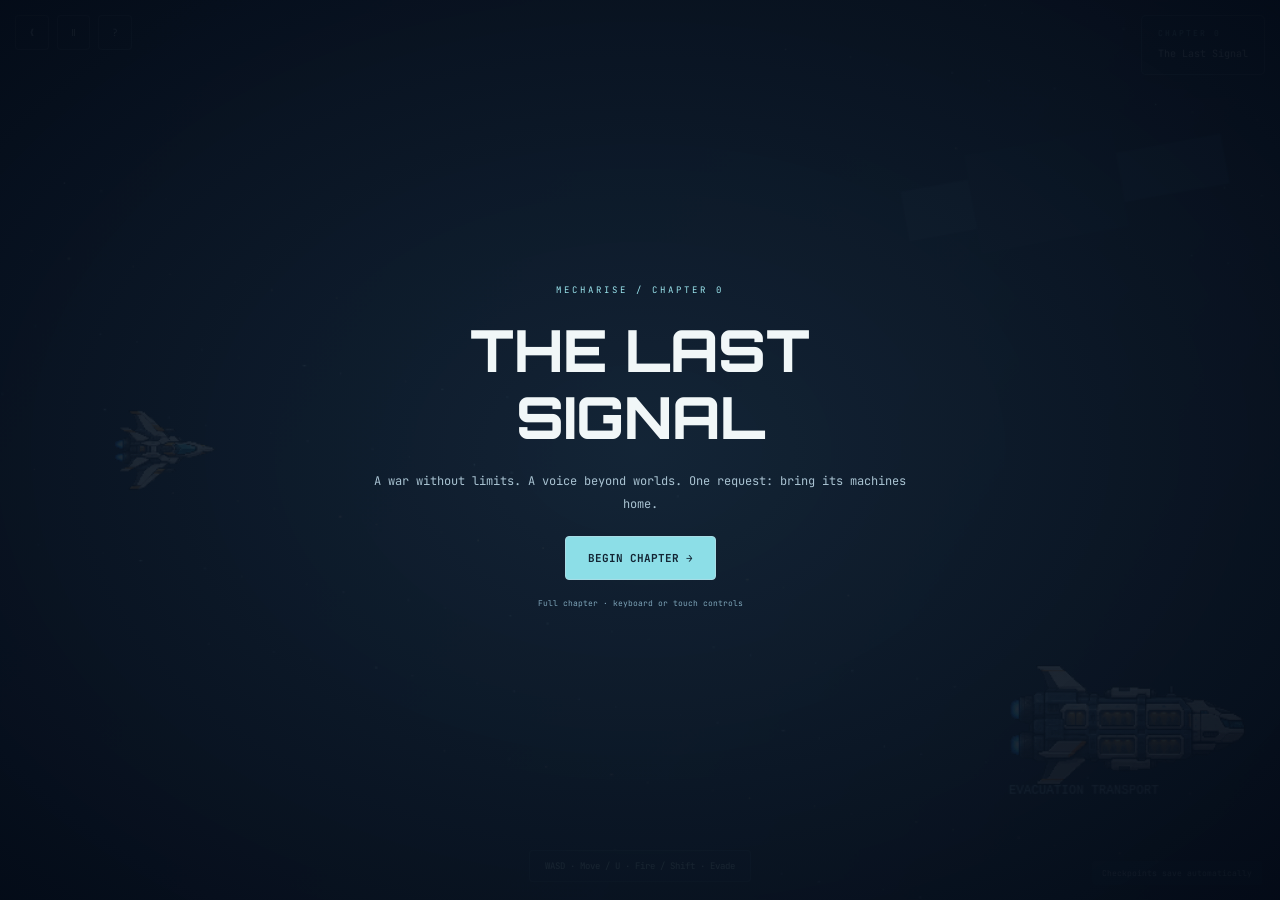
<file: chapter.html>
<!DOCTYPE html><html lang="en"><head><meta charset="UTF-8"><meta name="viewport" content="width=device-width,initial-scale=1,viewport-fit=cover"><title>MechaRise — The Last Signal</title><link rel="stylesheet" href="chapter.css"></head><body><canvas id="chapter-canvas" width="1280" height="720" aria-label="Chapter zero story and playable scenes"></canvas><nav class="chapter-nav"><a href="index.html" aria-label="Return to Ark">❮</a><button id="chapter-pause" aria-label="Pause chapter">Ⅱ</button><button id="chapter-help" aria-label="Controls">?</button></nav><div class="chapter-objective"><small id="objective-scene">CHAPTER 0</small><span id="objective-text">The Last Signal</span></div><div class="chapter-progress" id="chapter-progress" hidden></div><div class="chapter-hint" id="chapter-hint">WASD · Move / U · Fire / Shift · Evade</div><div class="chapter-save" id="chapter-save">Checkpoints save automatically</div><section class="chapter-cover" id="chapter-cover"><div class="chapter-card"><small>MECHARISE / CHAPTER 0</small><h1>THE LAST<br>SIGNAL</h1><p id="chapter-description">A war without limits. A voice beyond worlds. One request: bring its machines home.</p><button id="chapter-start" disabled>LOADING…</button><button id="chapter-restart" class="secondary" hidden>RESTART CHAPTER</button><p class="story-control-note" id="checkpoint-note"></p></div></section><div class="chapter-flash" id="chapter-flash"></div><div class="chapter-touch"><button data-key="w" aria-label="Move up">▲</button><div><button data-key="a" aria-label="Move left">◀</button><button data-key="s" aria-label="Move down">▼</button><button data-key="d" aria-label="Move right">▶</button></div></div><div class="chapter-actions"><button data-key="u" aria-label="Fire">FIRE</button><button id="touch-interact" aria-label="Interact">E</button></div><script src="chapter-store.js"></script><script src="chapter-data.js"></script><script src="chapter-ui.js"></script><script src="ark-scene.js?v=5"></script><script src="chapter.js?v=4"></script></body></html>
</file>
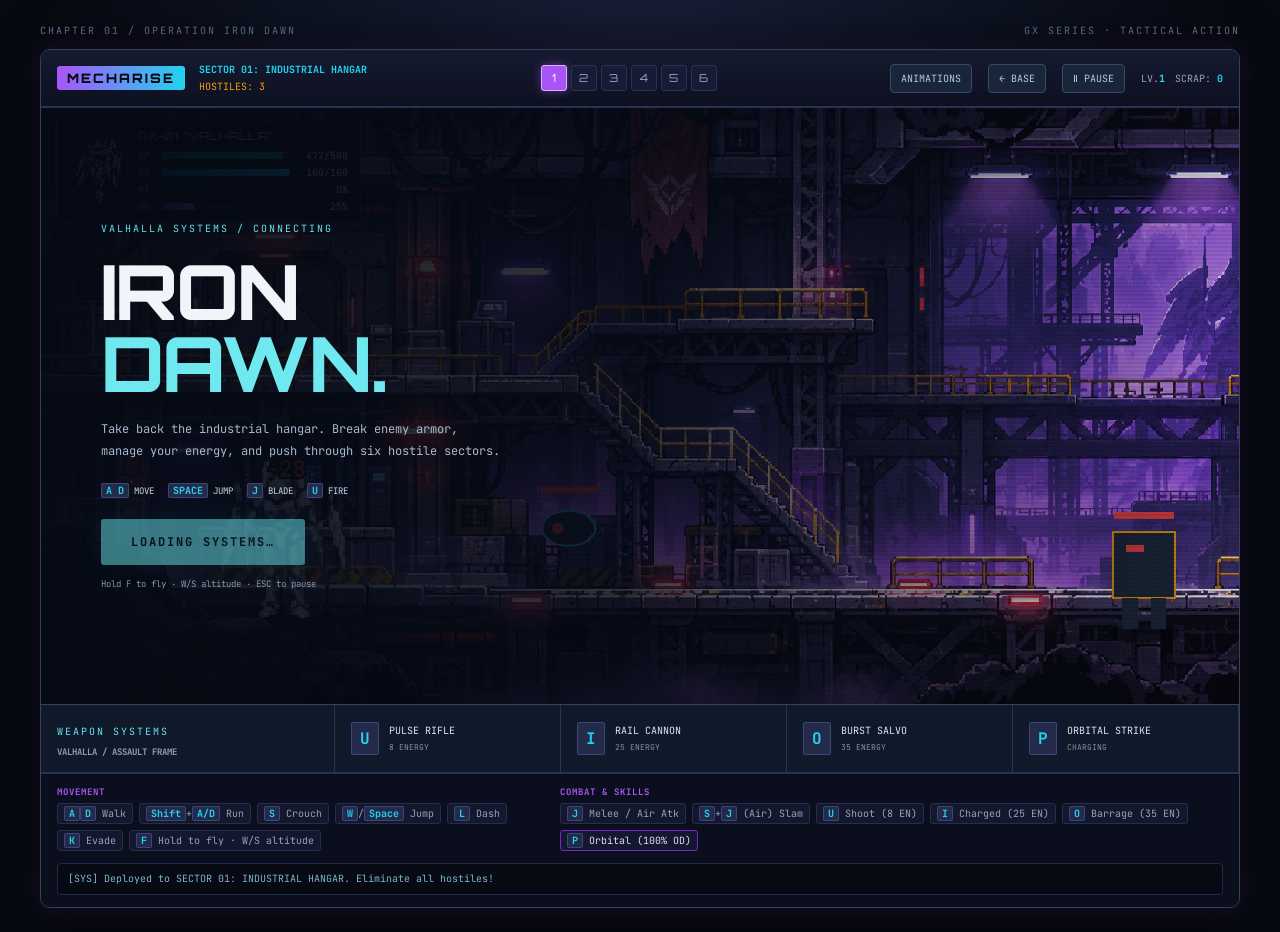
<file: combat.html>
<!DOCTYPE html>
<html lang="en">
<head>
  <meta charset="UTF-8">
  <meta name="viewport" content="width=device-width, initial-scale=1.0">
  <title>MechaRise — GX-01 VALHALLA</title>
  <link rel="stylesheet" href="style.css?v=4">
</head>
<body>
  <main class="mission-heading"><span>CHAPTER 01 / OPERATION IRON DAWN</span><span>GX SERIES · TACTICAL ACTION</span></main>
  <div id="game-shell">
    <!-- Top HUD -->
    <header class="top-hud">
      <div class="hud-left">
        <div class="logo-badge">MECHARISE</div>
        <div class="sector-info">
          <span id="sector-title">SECTOR 01: INDUSTRIAL HANGAR</span>
          <span id="wave-info">HOSTILES: 3</span>
        </div>
      </div>

      <div class="hud-center">
        <div class="stage-pills" id="stage-pills">
          <button class="stage-pill active" data-stage="0">1</button>
          <button class="stage-pill" data-stage="1">2</button>
          <button class="stage-pill" data-stage="2">3</button>
          <button class="stage-pill" data-stage="3">4</button>
          <button class="stage-pill" data-stage="4">5</button>
          <button class="stage-pill" data-stage="5">6</button>
        </div>
      </div>

      <div class="hud-right"><a href="animations.html" class="utility-button" style="text-decoration:none">ANIMATIONS</a><a href="index.html" class="utility-button" style="text-decoration:none">← BASE</a><button id="pause-button" class="utility-button" aria-label="Pause mission">Ⅱ PAUSE</button>
        <div class="rpg-stats">
          <span>LV.<strong id="stat-lv">1</strong></span>
          <span>SCRAP: <strong id="stat-scrap">0</strong></span>
          <span>STATE: <strong id="stat-state">IDLE</strong></span>
        </div>
      </div>
    </header>

    <!-- Main 2D Action RPG Viewport -->
    <div class="viewport-wrapper">
      <canvas id="game-canvas" width="1086" height="540"></canvas>

      <!-- Player Mech HUD Overlay (Top-Left) -->
      <div class="player-hud">
        <div class="mech-portrait">
          <img src="assets/frames/portraits/valhalla_full.png" alt="GX-01 Valhalla">
        </div>
        <div class="mech-bars">
          <div class="mech-name">GX-01 "VALHALLA"</div>
          <div class="bar-row">
            <span class="lbl">HP</span>
            <div class="track"><div id="hp-fill" class="fill hp" style="width:100%"></div></div>
            <span class="val" id="hp-text">500/500</span>
          </div>
          <div class="bar-row">
            <span class="lbl">EN</span>
            <div class="track"><div id="en-fill" class="fill en" style="width:100%"></div></div>
            <span class="val" id="en-text">100/100</span>
          </div>
          <div class="bar-row">
            <span class="lbl">HT</span>
            <div class="track"><div id="heat-fill" class="fill heat" style="width:0%"></div></div>
            <span class="val" id="heat-text">0%</span>
          </div>
          <div class="bar-row">
            <span class="lbl">OD</span>
            <div class="track"><div id="od-fill" class="fill od" style="width:0%"></div></div>
            <span class="val" id="od-text">0%</span>
          </div>
        </div>
      </div>

      <!-- Boss / Target HUD (Top-Right, shown when boss or enemy active) -->
      <div class="boss-hud hidden" id="boss-hud">
        <div class="boss-name" id="boss-name">AEGIS COLOSSUS MK-IV</div>
        <div class="track boss-track"><div id="boss-hp-fill" class="fill boss" style="width:100%"></div></div>
        <div class="boss-sub" id="boss-hp-text">2000 / 2000</div>
      </div>

      <!-- Stage Clear / Game Over Banner -->
      <div class="center-banner hidden" id="center-banner">
        <h2 id="banner-title">SECTOR CLEARED</h2>
        <p id="banner-sub">Press [ENTER] to advance to next sector</p>
      </div>

      <div id="mission-overlay" class="mission-overlay">
        <section class="briefing" aria-labelledby="mission-title">
          <div class="eyebrow" id="mission-eyebrow">VALHALLA SYSTEMS / CONNECTING</div>
          <h1 id="mission-title">IRON<br><em>DAWN.</em></h1>
          <p id="mission-description">Take back the industrial hangar. Break enemy armor, manage your energy, and push through six hostile sectors.</p>
          <div class="briefing-controls"><span><kbd>A D</kbd> MOVE</span><span><kbd>SPACE</kbd> JUMP</span><span><kbd>J</kbd> BLADE</span><span><kbd>U</kbd> FIRE</span></div>
          <button id="mission-action" disabled>LOADING SYSTEMS…</button>
          <small>Hold F to fly · W/S altitude · ESC to pause</small>
        </section>
      </div>
      <div class="scanlines"></div>
    </div>

    <div class="loadout"><div><span class="eyebrow">WEAPON SYSTEMS</span><strong>VALHALLA / ASSAULT FRAME</strong></div><div class="skill" data-cost="8"><kbd>U</kbd><span>PULSE RIFLE<small>8 ENERGY</small></span></div><div class="skill" data-cost="25"><kbd>I</kbd><span>RAIL CANNON<small>25 ENERGY</small></span></div><div class="skill" data-cost="35"><kbd>O</kbd><span>BURST SALVO<small>35 ENERGY</small></span></div><div class="skill ultimate" data-cost="100"><kbd>P</kbd><span>ORBITAL STRIKE<small id="ultimate-status">CHARGING</small></span></div></div>
    <!-- Bottom Keyboard Controls & Combat Log -->
    <footer class="controls-footer">
      <div class="key-group">
        <div class="group-title">MOVEMENT</div>
        <div class="keys-row">
          <span class="key-chip"><kbd>A</kbd><kbd>D</kbd> Walk</span>
          <span class="key-chip"><kbd>Shift</kbd>+<kbd>A/D</kbd> Run</span>
          <span class="key-chip"><kbd>S</kbd> Crouch</span>
          <span class="key-chip"><kbd>W</kbd>/<kbd>Space</kbd> Jump</span>
          <span class="key-chip"><kbd>L</kbd> Dash</span>
          <span class="key-chip"><kbd>K</kbd> Evade</span><span class="key-chip"><kbd>F</kbd> Hold to fly · W/S altitude</span>
        </div>
      </div>

      <div class="key-group">
        <div class="group-title">COMBAT &amp; SKILLS</div>
        <div class="keys-row">
          <span class="key-chip"><kbd>J</kbd> Melee / Air Atk</span>
          <span class="key-chip"><kbd>S</kbd>+<kbd>J</kbd> (Air) Slam</span>
          <span class="key-chip"><kbd>U</kbd> Shoot (8 EN)</span>
          <span class="key-chip"><kbd>I</kbd> Charged (25 EN)</span>
          <span class="key-chip"><kbd>O</kbd> Barrage (35 EN)</span>
          <span class="key-chip special"><kbd>P</kbd> Orbital (100% OD)</span>
        </div>
      </div>

      <div class="combat-feed" id="combat-feed">
        [SYS] GX-01 Valhalla deployed. Use keyboard to move and engage hostiles!
      </div>
    </footer>
  </div>

  <script src="game.js?v=6"></script>
</body>
</html>
</file>
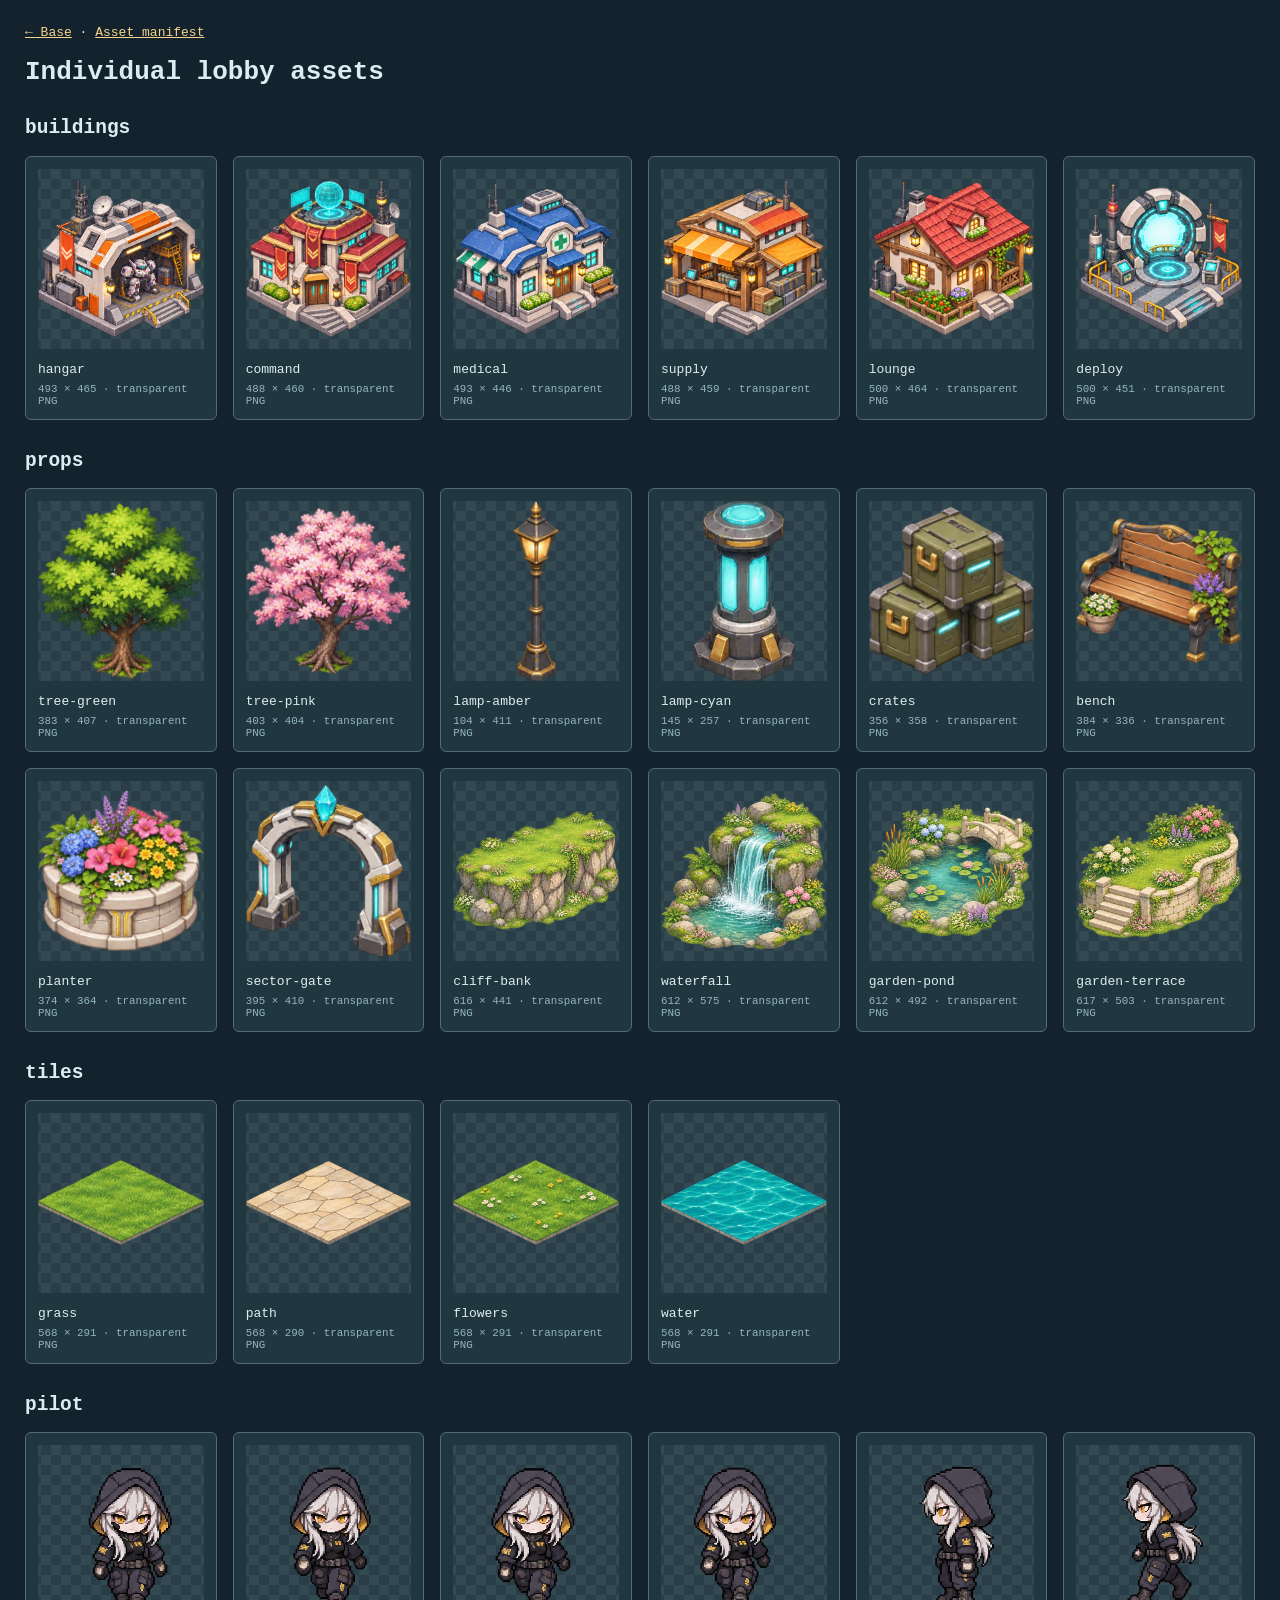
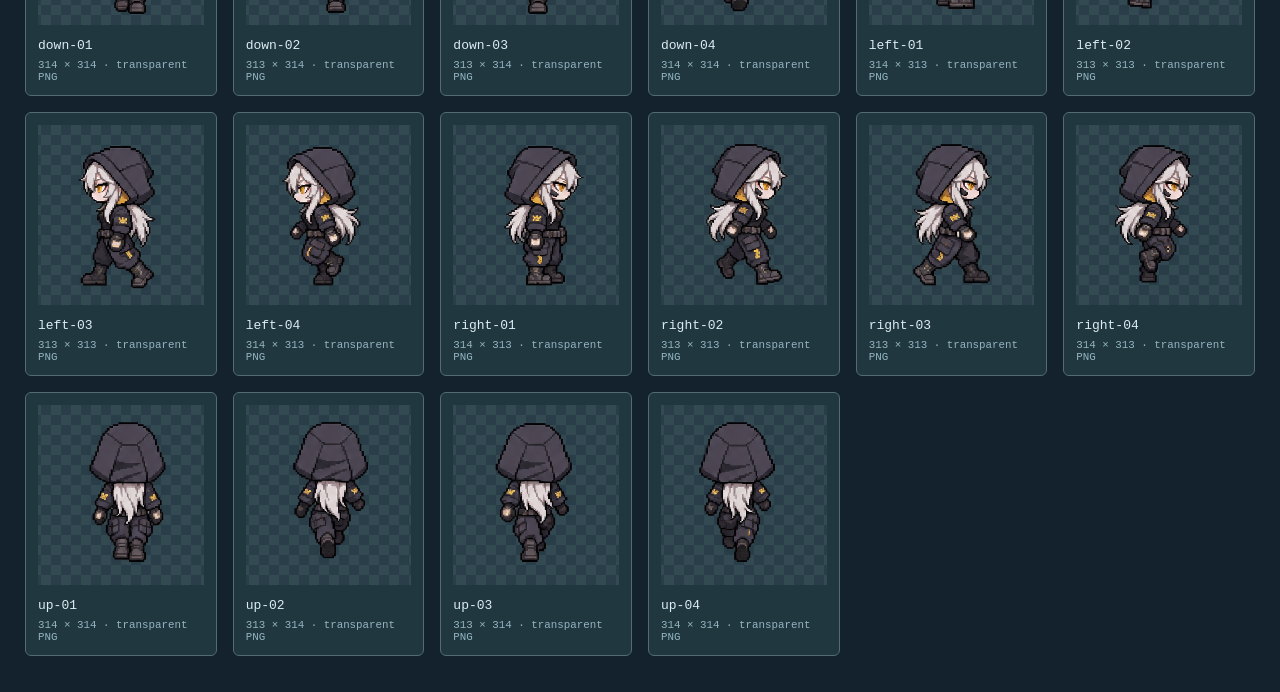
<file: lobby-assets.html>
<!DOCTYPE html><html lang="en"><head><meta charset="UTF-8"><meta name="viewport" content="width=device-width,initial-scale=1"><title>MechaRise Assets</title><style>body{margin:0;padding:25px;background:#14222e;color:#dbedf1;font:13px monospace}a{color:#f4d48b}.assets{display:grid;grid-template-columns:repeat(auto-fill,minmax(180px,1fr));gap:16px}figure{margin:0;background:#213740;border:1px solid #526b75;border-radius:6px;padding:12px}img{width:100%;height:180px;object-fit:contain;background:repeating-conic-gradient(#293e48 0 25%,#344a53 0 50%) 50%/20px 20px}figcaption{padding-top:9px}small{display:block;color:#93b5bf;margin-top:6px}.pilot img{image-rendering:pixelated}h2{margin-top:30px}</style></head><body><a href="index.html">← Base</a> · <a href="assets/lobby/modular/asset-manifest.json">Asset manifest</a><h1>Individual lobby assets</h1><main id="assets"></main><script>fetch('assets/lobby/modular/asset-manifest.json').then(r=>r.json()).then(m=>{for(const folder of ['buildings','props','tiles','pilot']){const section=document.createElement('section');section.innerHTML=`<h2>${folder}</h2><div class="assets"></div>`;for(const a of m.assets.filter(a=>a.file.includes('/'+folder+'/'))){const f=document.createElement('figure');f.className=folder;f.innerHTML=`<a href="${a.file}"><img src="${a.file}" alt="${a.id}"></a><figcaption>${a.id}<small>${a.size.join(' × ')} · transparent PNG</small></figcaption>`;section.lastElementChild.append(f);}document.getElementById('assets').append(section);}});</script></body></html>
</file>
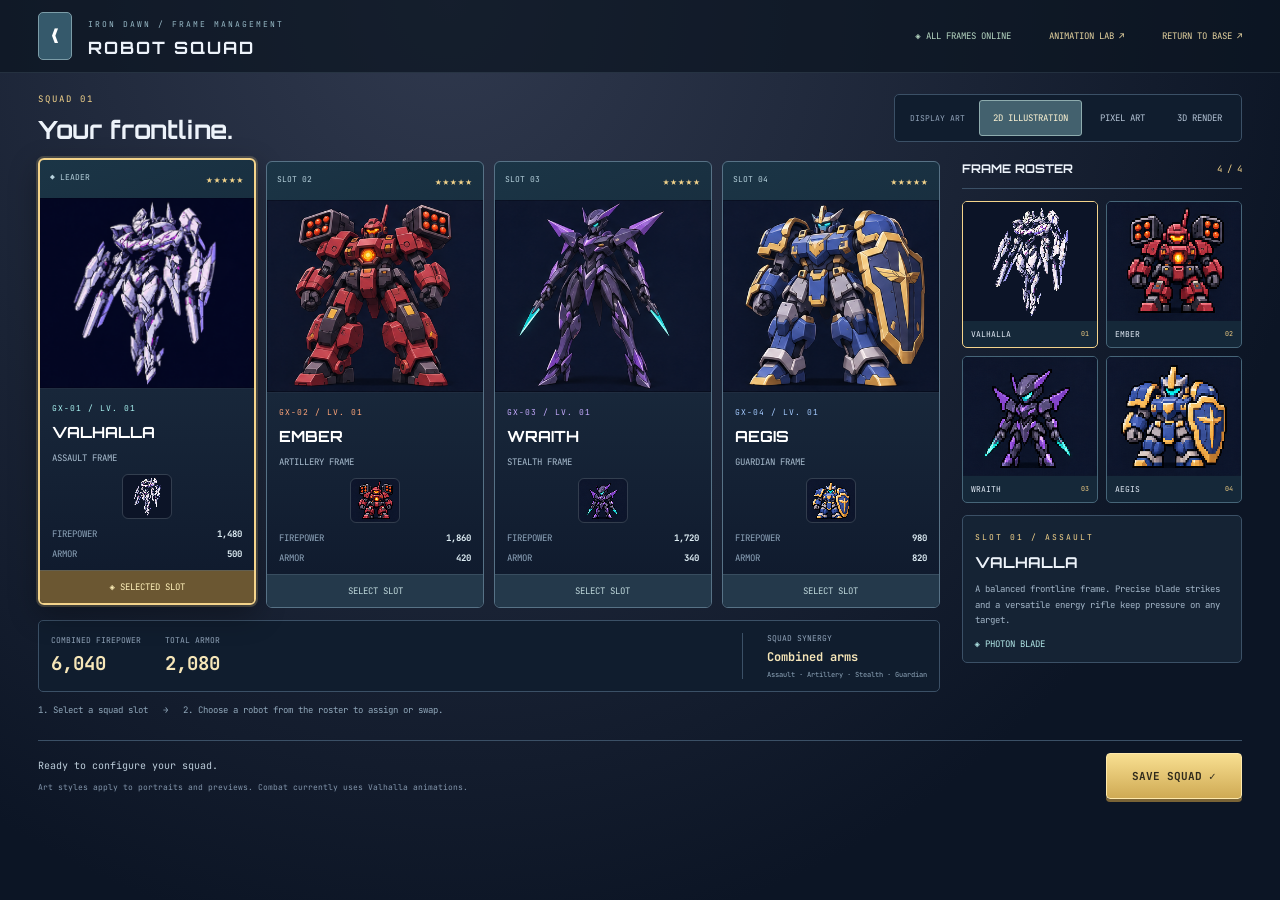
<file: squad.html>
<!DOCTYPE html><html lang="en"><head><meta charset="UTF-8"><meta name="viewport" content="width=device-width,initial-scale=1"><title>MechaRise — Robot Squad</title><link rel="stylesheet" href="squad.css?v=2"></head><body>
<header><a href="index.html" class="back" aria-label="Back to base">❮</a><div><small>IRON DAWN / FRAME MANAGEMENT</small><h1>ROBOT SQUAD</h1></div><span class="header-status">◈ ALL FRAMES ONLINE</span><a class="base-link" href="animations.html">ANIMATION LAB ↗</a><a class="base-link" href="index.html">RETURN TO BASE ↗</a></header>
<main><div class="toolbar"><div><span class="eyebrow">SQUAD 01</span><h2>Your frontline.</h2></div><div class="art-switch" role="group" aria-label="Artwork style"><span>DISPLAY ART</span><button data-mode="0" aria-pressed="true">2D ILLUSTRATION</button><button data-mode="1" aria-pressed="false">PIXEL ART</button><button data-mode="2" aria-pressed="false">3D RENDER</button></div></div>
<div class="selection-layout"><section aria-label="Squad slots"><div class="squad-cards" id="squad-cards"></div><div class="squad-summary"><div><small>COMBINED FIREPOWER</small><b id="total-power"></b></div><div><small>TOTAL ARMOR</small><b id="total-armor"></b></div><div class="synergy"><small>SQUAD SYNERGY</small><b>Combined arms</b><span>Assault · Artillery · Stealth · Guardian</span></div></div><p class="assignment-hint">1. Select a squad slot &nbsp; → &nbsp; 2. Choose a robot from the roster to assign or swap.</p></section>
<aside><div class="roster-heading"><h3>FRAME ROSTER</h3><span>4 / 4</span></div><div class="roster" id="roster"></div><section class="robot-detail" id="robot-detail" aria-live="polite"></section></aside></div>
<footer><div><strong id="save-status" role="status">Ready to configure your squad.</strong><small>Art styles apply to portraits and previews. Combat currently uses Valhalla animations.</small></div><button id="save-squad" class="save-button">SAVE SQUAD ✓</button></footer></main><script src="squad.js?v=2"></script></body></html>
</file>
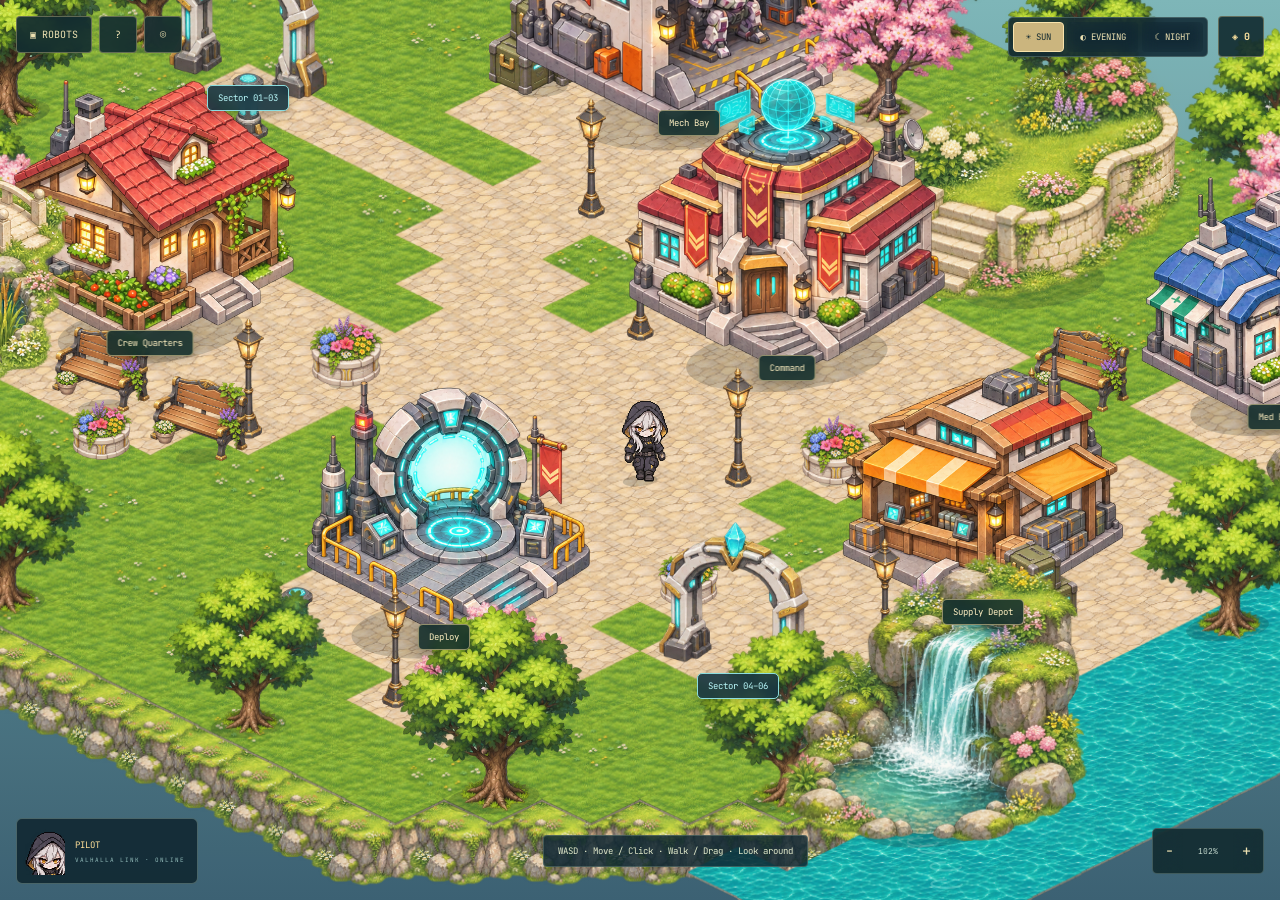
<file: village.html>
<!DOCTYPE html><html lang="en"><head><meta charset="UTF-8"><meta name="viewport" content="width=device-width,initial-scale=1,viewport-fit=cover"><title>MechaRise</title><link rel="stylesheet" href="lobby.css?v=6"><link rel="stylesheet" href="lobby-world.css"></head><body>
<main class="modular-lobby"><canvas id="lobby-canvas" aria-label="Layered isometric resistance base with a silver-haired pixel-art pilot"></canvas><div id="station-labels"></div>
<nav class="world-nav" aria-label="Lobby controls"><a href="squad.html">▣ ROBOTS</a><button id="help-button" aria-label="Show controls">?</button><button id="center-camera" aria-label="Center camera on pilot">◎</button></nav>
<div class="world-top-right"><div class="day-controls" role="group" aria-label="Time of day"><button data-time="sun" aria-pressed="true">☀ SUN</button><button data-time="evening" aria-pressed="false">◐ EVENING</button><button data-time="night" aria-pressed="false">☾ NIGHT</button></div><span class="world-scrap">◈ <b id="scrap">0</b></span></div>
<div class="world-bottom"><span class="pilot-badge"><span class="pilot-face"></span><span>PILOT<small>VALHALLA LINK · ONLINE</small></span></span><span id="interaction" role="status">Loading base…</span><div class="zoom-controls"><button id="zoom-out" aria-label="Zoom out">−</button><span id="zoom-label">100%</span><button id="zoom-in" aria-label="Zoom in">+</button></div></div>
<div id="world-loading">ASSEMBLING BASE…</div>
<div class="touch-pad" aria-label="Movement controls"><button data-move="w" aria-label="Move up">▲</button><div><button data-move="a" aria-label="Move left">◀</button><button data-move="s" aria-label="Move down">▼</button><button data-move="d" aria-label="Move right">▶</button></div></div>
</main><dialog id="station-dialog"><button id="close-dialog" class="close" aria-label="Close station">×</button><div id="dialog-content"></div></dialog>
<script src="lobby-map.js"></script><script src="lobby-panels.js"></script><script src="lobby-world.js"></script></body></html>
</file>
<file: style.css>
@import url('https://fonts.googleapis.com/css2?family=Orbitron:wght@600;800&family=JetBrains+Mono:wght@400;700&display=swap');

:root {
  --bg-deep: #070812;
  --panel: #101324;
  --border: #2a3154;
  --accent-purple: #a855f7;
  --accent-cyan: #22d3ee;
  --accent-green: #10b981;
  --accent-amber: #f59e0b;
  --accent-red: #ef4444;
  --text-main: #f1f5f9;
  --text-dim: #94a3b8;
  --font-display: 'Orbitron', sans-serif;
  --font-mono: 'JetBrains Mono', monospace;
}

* {
  box-sizing: border-box;
  margin: 0;
  padding: 0;
  user-select: none;
}

body {
  background: #04050a;
  color: var(--text-main);
  font-family: var(--font-mono);
  min-height: 100vh;
  display: flex;
  justify-content: center;
  align-items: center;
  overflow: hidden;
}

#game-shell {
  width: 1086px;
  background: var(--bg-deep);
  border: 2px solid var(--border);
  border-radius: 6px;
  box-shadow: 0 0 50px rgba(0, 0, 0, 0.9), 0 0 24px rgba(168, 85, 247, 0.2);
  display: flex;
  flex-direction: column;
  overflow: hidden;
}

/* TOP HUD */
.top-hud {
  height: 46px;
  background: linear-gradient(180deg, #161a30 0%, #0d1020 100%);
  border-bottom: 2px solid var(--border);
  display: flex;
  align-items: center;
  justify-content: space-between;
  padding: 0 16px;
}

.hud-left {
  display: flex;
  align-items: center;
  gap: 14px;
}

.logo-badge {
  font-family: var(--font-display);
  font-size: 13px;
  font-weight: 800;
  letter-spacing: 2px;
  background: linear-gradient(90deg, var(--accent-purple), var(--accent-cyan));
  color: #05070e;
  padding: 4px 10px;
  border-radius: 3px;
}

.sector-info {
  display: flex;
  gap: 12px;
  font-size: 11px;
}

#sector-title {
  color: var(--accent-cyan);
  font-weight: 700;
}

#wave-info {
  color: var(--accent-amber);
}

.stage-pills {
  display: flex;
  gap: 4px;
}

.stage-pill {
  background: #171c36;
  border: 1px solid var(--border);
  color: var(--text-dim);
  font-family: var(--font-display);
  font-size: 11px;
  width: 26px;
  height: 26px;
  border-radius: 3px;
  cursor: pointer;
  transition: all 0.15s;
}

.stage-pill:hover {
  border-color: var(--accent-cyan);
  color: #fff;
}

.stage-pill.active {
  background: var(--accent-purple);
  border-color: #d8b4fe;
  color: #fff;
  box-shadow: 0 0 10px rgba(168, 85, 247, 0.5);
}

.rpg-stats {
  display: flex;
  gap: 14px;
  font-size: 11px;
  color: var(--text-dim);
}

.rpg-stats strong {
  color: var(--accent-cyan);
}

/* VIEWPORT */
.viewport-wrapper {
  position: relative;
  width: 1086px;
  height: 540px;
  background: #070812;
  overflow: hidden;
}

#game-canvas {
  display: block;
  width: 100%;
  height: 100%;
  image-rendering: pixelated;
  image-rendering: crisp-edges;
}

.scanlines {
  position: absolute;
  inset: 0;
  pointer-events: none;
  background: linear-gradient(rgba(18, 16, 16, 0) 50%, rgba(0, 0, 0, 0.18) 50%);
  background-size: 100% 4px;
  opacity: 0.45;
}

/* PLAYER HUD OVERLAY */
.player-hud {
  position: absolute;
  top: 12px;
  left: 14px;
  display: flex;
  align-items: center;
  gap: 10px;
  background: rgba(10, 12, 24, 0.85);
  border: 1px solid var(--border);
  border-left: 3px solid var(--accent-purple);
  padding: 8px 12px;
  border-radius: 4px;
  backdrop-filter: blur(4px);
  pointer-events: none;
}

.mech-portrait {
  width: 58px;
  height: 68px;
  background: #090b16;
  border: 1px solid #3b426b;
  border-radius: 3px;
  overflow: hidden;
  display: flex;
  align-items: center;
  justify-content: center;
}

.mech-portrait img {
  width: 100%;
  height: 100%;
  object-fit: contain;
  image-rendering: pixelated;
}

.mech-bars {
  width: 210px;
  display: flex;
  flex-direction: column;
  gap: 4px;
}

.mech-name {
  font-family: var(--font-display);
  font-size: 11px;
  color: #e9d5ff;
  letter-spacing: 0.8px;
  margin-bottom: 2px;
}

.bar-row {
  display: flex;
  align-items: center;
  gap: 6px;
}

.bar-row .lbl {
  font-size: 10px;
  font-weight: 700;
  color: var(--text-dim);
  width: 18px;
}

.track {
  flex: 1;
  height: 7px;
  background: #1c2038;
  border-radius: 2px;
  overflow: hidden;
}

.fill {
  height: 100%;
  transition: width 0.15s ease;
}

.fill.hp { background: linear-gradient(90deg, #059669, #10b981); }
.fill.en { background: linear-gradient(90deg, #0284c7, #22d3ee); }
.fill.heat { background: linear-gradient(90deg, #d97706, #ef4444); }
.fill.od { background: linear-gradient(90deg, #7e22ce, #e879f9); }
.fill.boss { background: linear-gradient(90deg, #b91c1c, #f43f5e); }

.bar-row .val {
  font-size: 10px;
  color: var(--text-main);
  width: 52px;
  text-align: right;
}

/* BOSS HUD */
.boss-hud {
  position: absolute;
  top: 12px;
  right: 14px;
  width: 320px;
  background: rgba(16, 10, 20, 0.88);
  border: 1px solid #7f1d1d;
  border-right: 3px solid var(--accent-red);
  padding: 8px 12px;
  border-radius: 4px;
  pointer-events: none;
}

.boss-hud.hidden {
  display: none;
}

.boss-name {
  font-family: var(--font-display);
  font-size: 11px;
  color: #fca5a5;
  margin-bottom: 5px;
}

.boss-track {
  height: 10px;
  border: 1px solid #7f1d1d;
}

.boss-sub {
  margin-top: 4px;
  font-size: 10px;
  color: #fecaca;
  text-align: right;
}

/* CENTER BANNER */
.center-banner {
  position: absolute;
  top: 50%;
  left: 50%;
  transform: translate(-50%, -50%);
  background: rgba(10, 12, 24, 0.92);
  border: 2px solid var(--accent-purple);
  padding: 22px 42px;
  text-align: center;
  border-radius: 6px;
  box-shadow: 0 0 35px rgba(168, 85, 247, 0.45);
}

.center-banner.hidden {
  display: none;
}

.center-banner h2 {
  font-family: var(--font-display);
  font-size: 24px;
  color: var(--accent-cyan);
  letter-spacing: 3px;
  margin-bottom: 8px;
}

.center-banner p {
  font-size: 12px;
  color: #e2e8f0;
}

/* FOOTER CONTROLS */
.controls-footer {
  background: #0b0e1c;
  border-top: 2px solid var(--border);
  padding: 8px 14px;
  display: grid;
  grid-template-columns: 1fr 1.35fr 1fr;
  gap: 12px;
  align-items: center;
}

.group-title {
  font-size: 9px;
  color: var(--accent-purple);
  font-weight: 700;
  letter-spacing: 1px;
  margin-bottom: 5px;
}

.keys-row {
  display: flex;
  flex-wrap: wrap;
  gap: 6px;
}

.key-chip {
  font-size: 10px;
  color: var(--text-dim);
  background: #14182e;
  border: 1px solid #262d4d;
  padding: 3px 6px;
  border-radius: 3px;
}

.key-chip.special {
  border-color: #7e22ce;
  color: #e9d5ff;
}

kbd {
  background: #232a4a;
  color: var(--accent-cyan);
  border: 1px solid #3c4678;
  border-radius: 2px;
  padding: 0 4px;
  font-family: var(--font-mono);
  font-size: 10px;
  font-weight: 700;
}

.combat-feed {
  background: #070913;
  border: 1px solid #232946;
  border-radius: 4px;
  padding: 8px 10px;
  font-size: 11px;
  color: #cbd5e1;
  height: 54px;
  display: flex;
  align-items: center;
}

/* Mission console */
body { min-height:100dvh; padding:24px; flex-direction:column; overflow:auto; background:radial-gradient(ellipse at 50% 10%, #182039 0%, #070a12 65%); }
.mission-heading { width:min(1200px,100%); display:flex; justify-content:space-between; font-size:10px; letter-spacing:2px; color:#6e829e; padding:0 0 12px; }
#game-shell { width:min(1200px,100%); flex-shrink:0; border:1px solid #35435a; border-radius:10px; }
.top-hud { height:auto; min-height:58px; gap:12px; flex-wrap:wrap; padding:12px 16px; }
.sector-info { flex-direction:column; gap:4px; font-size:10px; }
.hud-right { display:flex; gap:16px; align-items:center; }
.rpg-stats { gap:10px; font-size:10px; }
.rpg-stats span:last-child { display:none; }
.utility-button { background:#19253a; color:#b5cadf; border:1px solid #3a4b64; border-radius:4px; padding:7px 10px; cursor:pointer; font:10px var(--font-mono); }
.viewport-wrapper { width:100%; height:auto; aspect-ratio:1086 / 540; }
.mission-overlay { position:absolute; inset:0; z-index:5; display:flex; align-items:center; padding:5%; background:linear-gradient(90deg,rgba(5,10,20,.97),rgba(5,10,20,.82) 48%,rgba(5,10,20,.18)); }
.mission-overlay.hidden { display:none; }
.briefing { max-width:470px; }
.eyebrow { color:#64e3ee; font-size:10px; letter-spacing:2px; }
.briefing h1 { font:800 clamp(32px,6vw,76px)/.95 var(--font-display); letter-spacing:-2px; margin:20px 0; }
.briefing em { font-style:normal; color:#70e8f0; }
.briefing p { color:#a8b8cc; font-size:12px; line-height:1.8; max-width:400px; }
.briefing-controls { display:flex; flex-wrap:wrap; gap:14px; font-size:9px; color:#cad7e5; margin:22px 0; }
#mission-action { display:block; background:#69e5ed; color:#07121d; border:0; border-radius:3px; padding:15px 30px; font:700 12px var(--font-mono); letter-spacing:2px; cursor:pointer; box-shadow:0 0 25px #22d3ee22; }
#mission-action:disabled { opacity:.5; cursor:wait; }
.briefing small { display:block; font-size:9px; color:#8497af; margin-top:13px; }
.loadout { display:grid; grid-template-columns:1.3fr repeat(4,1fr); background:#10192a; border-top:1px solid #35435a; }
.loadout>div { padding:14px 16px; border-right:1px solid #29354b; }
.loadout strong { display:block; font-size:9px; color:#8d9db4; margin-top:6px; }
.skill { display:flex; align-items:center; gap:10px; font-size:10px; color:#dae8f2; }
.skill kbd { font-size:16px; padding:5px 8px; }
.skill small { display:block; font-size:8px; color:#7d91a9; margin-top:5px; }
.skill.unavailable { opacity:.4; }
.skill.ultimate.ready { background:#44245b; box-shadow:inset 0 2px #de92ff; }
.controls-footer { grid-template-columns:1fr 1.35fr; padding:12px 16px; }
.combat-feed { grid-column:1/-1; height:auto; min-height:32px; font-size:10px; color:#7bb8c7; }
button:focus-visible { outline:2px solid #fff; outline-offset:3px; }
@media(max-width:760px) { body{padding:10px} .mission-heading{font-size:8px;letter-spacing:1px} .mission-heading span:last-child{display:none} .top-hud{gap:8px}.logo-badge{font-size:10px}.hud-center{order:3;width:100%}.hud-right{margin-left:auto}.rpg-stats{display:none}.player-hud{transform:scale(.65);transform-origin:top left;top:6px;left:6px}.boss-hud{width:40%;transform:scale(.75);transform-origin:top right}.loadout{grid-template-columns:repeat(4,1fr)}.loadout>div:first-child{display:none}.loadout>div{padding:9px 5px}.skill{font-size:7px;gap:5px}.skill kbd{font-size:12px}.controls-footer{grid-template-columns:1fr}.combat-feed{grid-column:auto}.briefing h1{margin:8px 0;font-size:30px}.briefing p{font-size:9px;max-width:300px}.briefing-controls{margin:10px 0;gap:8px}#mission-action{padding:10px 18px}.briefing small{font-size:8px}.center-banner{width:85%;padding:15px}.center-banner h2{font-size:18px} }
</file>
<file: site/style.css>
:root {
  --bg: #0b0c0f;
  --bg-2: #121419;
  --bg-3: #1a1d24;
  --ink: #f1f2f4;
  --muted: #8b919c;
  --line: rgba(255, 255, 255, .12);
  --red: #c3122b;
  --red-hi: #ff2a3d;
  --paper: #e8e8eb;
  --paper-ink: #131418;
  --paper-muted: #5b606a;
  --paper-line: rgba(0, 0, 0, .12);
  --display: "Oxanium", "Rajdhani", system-ui, sans-serif;
  --sans: "Inter", system-ui, -apple-system, "Segoe UI", sans-serif;
  --cut: polygon(0 0, calc(100% - 14px) 0, 100% 14px, 100% 100%, 14px 100%, 0 calc(100% - 14px));
  --cut-sm: polygon(0 0, calc(100% - 8px) 0, 100% 8px, 100% 100%, 8px 100%, 0 calc(100% - 8px));
  color-scheme: dark;
}
* { box-sizing: border-box; }
html { scroll-behavior: smooth; }
body { margin: 0; background: var(--bg); color: var(--ink); font: 15px/1.6 var(--sans); overflow-x: hidden; }
img { max-width: 100%; display: block; }
a { color: inherit; }
button { font: inherit; cursor: pointer; }
h1, h2, h3, h4 { font-family: var(--display); margin: 0; line-height: 1.1; }
p { margin: 0 0 .8em; }

/* ---------------- nav ---------------- */
.nav {
  position: sticky; top: 0; z-index: 50; height: 60px;
  display: flex; align-items: center; gap: 24px; padding: 0 24px;
  background: rgba(11, 12, 15, .82); backdrop-filter: blur(12px);
  border-bottom: 1px solid var(--line);
}
.logo { display: flex; align-items: center; gap: 10px; text-decoration: none; font: 700 15px/1 var(--display); letter-spacing: .12em; white-space: nowrap; }
.logo svg { width: 30px; height: 30px; color: var(--ink); }
.logo em { font-style: normal; font-weight: 300; color: var(--muted); font-size: 11px; letter-spacing: .2em; }
.links { display: flex; gap: 4px; }
.links a {
  text-decoration: none; font: 600 13px/1 var(--display); letter-spacing: .14em; text-transform: uppercase;
  padding: 22px 12px; color: var(--muted); border-bottom: 2px solid transparent;
}
.links a:hover { color: var(--ink); }
.links a.active { color: var(--ink); border-bottom-color: var(--red); }
.tools { margin-left: auto; display: flex; align-items: center; gap: 8px; }
.menu-btn { display: none; background: none; border: 0; color: var(--ink); font-size: 22px; }

.primary, .ghost, .act {
  border: 1px solid var(--line); background: var(--bg-3); color: var(--ink);
  padding: 7px 14px; font: 600 12px/1 var(--display); letter-spacing: .1em; text-transform: uppercase;
  clip-path: var(--cut-sm);
}
.primary { background: var(--red); border-color: var(--red); color: #fff; }
.primary:hover:not(:disabled) { background: var(--red-hi); }
.ghost:hover:not(:disabled), .act:hover { border-color: var(--muted); }
button:disabled { opacity: .4; cursor: default; }
.edit-only { display: none; }
body.editing .edit-only { display: inline-block; }
body.dirty #saveBtn { box-shadow: 0 0 0 2px rgba(255, 42, 61, .35); }

.switch { display: flex; align-items: center; gap: 8px; cursor: pointer; user-select: none; }
.switch input { position: absolute; opacity: 0; }
.switch .track { width: 38px; height: 20px; border-radius: 10px; background: var(--bg-3); border: 1px solid var(--line); position: relative; transition: .2s; }
.switch .knob { position: absolute; top: 2px; left: 2px; width: 14px; height: 14px; border-radius: 50%; background: var(--muted); transition: .2s; }
.switch input:checked + .track { background: var(--red); border-color: var(--red); }
.switch input:checked + .track .knob { left: 20px; background: #fff; }
.switch input:focus-visible + .track { outline: 2px solid var(--ink); outline-offset: 2px; }
.switch .lbl { font: 600 12px/1 var(--display); letter-spacing: .14em; text-transform: uppercase; }

/* ---------------- shared ---------------- */
.wrap { max-width: 1280px; margin: 0 auto; padding: 0 32px; }
.kicker { font: 600 12px/1 var(--display); letter-spacing: .3em; text-transform: uppercase; color: var(--red-hi); }
.kicker::before { content: ""; display: inline-block; width: 22px; height: 2px; background: currentColor; vertical-align: middle; margin-right: 10px; }
.section { padding: 72px 0; border-top: 1px solid var(--line); }
.section-title { font-size: clamp(28px, 4vw, 44px); font-weight: 700; letter-spacing: .04em; text-transform: uppercase; margin: 12px 0 28px; }
.chip { display: inline-block; padding: 4px 10px; font: 600 11px/1.2 var(--display); letter-spacing: .14em; text-transform: uppercase; border: 1px solid var(--line); color: var(--muted); clip-path: var(--cut-sm); }
.chip.red { color: #fff; background: var(--red); border-color: var(--red); }
.muted { color: var(--muted); }
.grid { display: grid; gap: 16px; }
.g2 { grid-template-columns: repeat(2, 1fr); }
.g3 { grid-template-columns: repeat(3, 1fr); }
.g4 { grid-template-columns: repeat(4, 1fr); }
.card {
  background: var(--bg-2); border: 1px solid var(--line); padding: 20px; clip-path: var(--cut);
  position: relative; text-decoration: none; display: block; transition: border-color .2s, transform .2s;
}
a.card:hover { border-color: rgba(255, 255, 255, .3); transform: translateY(-2px); }
.card h4 { font-size: 20px; margin: 8px 0; text-transform: uppercase; letter-spacing: .04em; }
.card .label { font: 600 11px/1 var(--display); letter-spacing: .2em; text-transform: uppercase; color: var(--muted); }
.prose p:last-child { margin-bottom: 0; }
.prose ul, .prose ol { margin: 0 0 .8em; padding-left: 1.2em; }
.prose blockquote { margin: 0 0 .8em; padding: 8px 16px; border-left: 3px solid var(--red); background: rgba(195, 18, 43, .08); }
.prose code { background: var(--bg-3); padding: 1px 5px; font-size: .9em; }
.clamp { display: -webkit-box; -webkit-line-clamp: 4; -webkit-box-orient: vertical; overflow: hidden; }

.placeholder {
  display: grid; place-items: center; width: 100%; height: 100%; min-height: 220px; position: relative; overflow: hidden;
  background: radial-gradient(circle at 60% 35%, color-mix(in srgb, var(--acc, #888) 45%, transparent), transparent 60%), linear-gradient(160deg, #22252c, #0f1013);
  font: 800 clamp(60px, 10vw, 140px)/1 var(--display); color: rgba(255, 255, 255, .1); letter-spacing: -.02em;
}
.placeholder small { position: absolute; bottom: 14px; left: 0; right: 0; text-align: center; font: 600 11px/1 var(--display); letter-spacing: .3em; color: var(--muted); }

/* ---------------- hero (home) ---------------- */
.hero { position: relative; min-height: calc(100vh - 60px); display: grid; grid-template-columns: 1.1fr 1fr; align-items: center; overflow: hidden; }
.hero::before {
  content: ""; position: absolute; inset: 0;
  background: radial-gradient(ellipse at 75% 40%, rgba(195, 18, 43, .22), transparent 55%), linear-gradient(180deg, transparent 70%, var(--bg));
}
.hero-text { position: relative; z-index: 2; padding: 40px 32px 40px max(32px, calc((100vw - 1280px) / 2 + 32px)); }
.hero h1 { font-size: clamp(44px, 7vw, 104px); font-weight: 800; letter-spacing: .02em; line-height: .92; text-transform: uppercase; margin: 18px 0; }
.hero h1 span { display: block; font-weight: 300; font-size: .34em; letter-spacing: .5em; color: var(--muted); margin: .4em 0; }
.hero .tagline { font-size: 18px; max-width: 46ch; color: #c9ccd2; }
.hero .cta { display: flex; gap: 12px; margin-top: 28px; flex-wrap: wrap; }
.hero .cta a { text-decoration: none; padding: 14px 26px; font-size: 13px; }
.hero-art { position: relative; height: calc(100vh - 60px); min-height: 560px; }
.hero-art .panel {
  position: absolute; inset: 6% 8% 6% 6%; background: var(--paper);
  clip-path: polygon(14% 0, 100% 0, 86% 100%, 0 100%); overflow: hidden;
}
.hero-art .panel img { height: 100%; width: 100%; object-fit: contain; object-position: center bottom; }
.hero-art .slash { position: absolute; background: var(--red); transform: skewX(-14deg); }
.hero-art .s1 { width: 14px; top: 10%; bottom: 30%; right: 9%; }
.hero-art .s2 { width: 5px; top: 40%; bottom: 4%; right: 6%; background: var(--ink); }
.hero-art .vtext {
  position: absolute; right: 1%; top: 8%; writing-mode: vertical-rl; font: 700 12px/1 var(--display);
  letter-spacing: .5em; color: var(--muted); text-transform: uppercase;
}
.scroll-hint { position: absolute; bottom: 22px; left: 50%; transform: translateX(-50%); font: 600 11px/1 var(--display); letter-spacing: .3em; color: var(--muted); z-index: 3; }

/* ---------------- version banner ---------------- */
.ver-strip { display: flex; gap: 0; overflow-x: auto; border-bottom: 1px solid var(--line); scrollbar-width: thin; }
.ver-strip a {
  flex: 0 0 auto; text-decoration: none; padding: 16px 22px; border-right: 1px solid var(--line); color: var(--muted);
  min-width: 170px; position: relative;
}
.ver-strip a b { display: block; font: 700 22px/1 var(--display); color: var(--ink); opacity: .55; }
.ver-strip a span { font-size: 12px; white-space: nowrap; }
.ver-strip a.active { background: var(--bg-2); color: var(--ink); }
.ver-strip a.active b { opacity: 1; color: var(--vacc, var(--red-hi)); }
.ver-strip a.active::after { content: ""; position: absolute; left: 0; right: 0; bottom: -1px; height: 3px; background: var(--vacc, var(--red)); }
.ver-strip .add { color: var(--red-hi); display: grid; place-items: center; min-width: 120px; font: 600 12px/1 var(--display); letter-spacing: .14em; }

.banner { position: relative; display: grid; grid-template-columns: 1fr 1fr; min-height: 560px; overflow: hidden; border-bottom: 1px solid var(--line); }
.banner::before { content: ""; position: absolute; inset: 0; background: radial-gradient(ellipse at 70% 50%, color-mix(in srgb, var(--vacc) 35%, transparent), transparent 60%); }
.banner-text { position: relative; z-index: 2; padding: 64px 32px 64px max(32px, calc((100vw - 1280px) / 2 + 32px)); display: flex; flex-direction: column; justify-content: center; }
.banner .vnum { font: 800 clamp(90px, 14vw, 200px)/.8 var(--display); color: transparent; -webkit-text-stroke: 1px color-mix(in srgb, var(--vacc) 80%, #fff); letter-spacing: -.02em; }
.banner h1 { font-size: clamp(34px, 5vw, 64px); text-transform: uppercase; letter-spacing: .03em; margin: 18px 0 12px; }
.banner .tagline { font-size: 18px; color: #c9ccd2; max-width: 44ch; }
.banner .meta { display: flex; gap: 10px; flex-wrap: wrap; margin-top: 18px; align-items: center; }
.banner-art { position: relative; min-height: 420px; }
.banner-art .frame { position: absolute; inset: 8% 6% 8% 0; clip-path: polygon(12% 0, 100% 0, 88% 100%, 0 100%); background: var(--paper); overflow: hidden; }
.banner-art .frame img { width: 100%; height: 100%; object-fit: cover; object-position: center 20%; }
.banner-art .frame .placeholder { min-height: 100%; }
.banner-art .bar { position: absolute; right: 3%; top: 12%; bottom: 12%; width: 10px; background: var(--vacc); transform: skewX(-12deg); }

.new-label { display: flex; align-items: baseline; gap: 14px; margin: 0 0 18px; }
.new-label h3 { font-size: 22px; text-transform: uppercase; letter-spacing: .08em; }
.new-label .tag { font: 700 11px/1 var(--display); letter-spacing: .2em; padding: 4px 8px; background: var(--vacc, var(--red)); color: #fff; }
.portrait-card { padding: 0; overflow: hidden; }
.portrait-card .pic { aspect-ratio: 3 / 4; background: var(--paper); overflow: hidden; }
.portrait-card .pic img { width: 100%; height: 100%; object-fit: cover; object-position: center top; }
.portrait-card .pic .placeholder { min-height: 100%; font-size: 80px; }
.portrait-card .cap { padding: 14px 16px; }
.portrait-card .cap h4 { margin: 0 0 2px; font-size: 18px; }
.region-card { padding: 0; overflow: hidden; }
.region-card .sw { height: 120px; }
.region-card .cap { padding: 16px 20px; }

/* ---------------- story ---------------- */
.story-head { padding: 56px 0 36px; }
.story-head h1 { font-size: clamp(36px, 5vw, 64px); text-transform: uppercase; letter-spacing: .03em; margin: 14px 0; }
.story-head .logline { font-size: 18px; max-width: 70ch; color: #c9ccd2; }
.story-layout { display: grid; grid-template-columns: 300px 1fr; gap: 40px; padding-bottom: 80px; }
.rail { position: sticky; top: 84px; align-self: start; max-height: calc(100vh - 100px); overflow: auto; border-left: 1px solid var(--line); }
.rail a { display: block; text-decoration: none; padding: 12px 18px; position: relative; color: var(--muted); }
.rail a::before { content: ""; position: absolute; left: -5px; top: 18px; width: 9px; height: 9px; background: var(--bg); border: 1px solid var(--muted); transform: rotate(45deg); }
.rail a b { display: block; font: 600 11px/1 var(--display); letter-spacing: .24em; text-transform: uppercase; }
.rail a span { font: 600 16px/1.3 var(--display); color: var(--ink); opacity: .7; }
.rail a.active::before { background: var(--red); border-color: var(--red); }
.rail a.active b { color: var(--red-hi); }
.rail a.active span { opacity: 1; }
.rail .act { margin: 10px 18px; }

.chapter-hero { position: relative; padding: 28px 0 24px; border-bottom: 1px solid var(--line); margin-bottom: 28px; }
.chapter-hero .bignum { position: absolute; right: 0; top: -10px; font: 800 160px/1 var(--display); color: rgba(255, 255, 255, .04); pointer-events: none; }
.chapter-hero h2 { font-size: clamp(30px, 4vw, 52px); text-transform: uppercase; letter-spacing: .03em; margin: 12px 0 16px; }
.facts { display: flex; flex-wrap: wrap; gap: 0; border: 1px solid var(--line); }
.facts > div { padding: 10px 16px; border-right: 1px solid var(--line); min-width: 150px; flex: 1; }
.facts > div:last-child { border-right: 0; }
.facts .label { font: 600 10px/1 var(--display); letter-spacing: .22em; text-transform: uppercase; color: var(--muted); margin-bottom: 6px; }
.block { margin: 0 0 28px; }
.block > h3 { font-size: 13px; letter-spacing: .26em; text-transform: uppercase; color: var(--muted); margin-bottom: 10px; display: flex; gap: 10px; align-items: center; }
.block > h3::after { content: ""; flex: 1; height: 1px; background: var(--line); }
.summary { font-size: 16.5px; line-height: 1.75; color: #dcdee2; }
.quote-line { font-family: var(--display); font-size: 18px; padding: 14px 20px; border-left: 3px solid var(--red); background: var(--bg-2); margin-bottom: 10px; display: flex; gap: 10px; align-items: flex-start; }
.quote-line .ed, .quote-line > span { flex: 1; }
.beat { border-left: 3px solid var(--red); }
.beat h4 { color: var(--red-hi); font-size: 15px; letter-spacing: .1em; }

/* ---------------- showcase (characters / mechas) ---------------- */
.showcase { position: relative; background: var(--paper); color: var(--paper-ink); min-height: calc(100vh - 60px); overflow: hidden; }
.showcase.dark { background: #0f1116; color: var(--ink); }
.showcase .bgname {
  position: absolute; left: -2%; top: 50%; transform: translateY(-58%); white-space: nowrap; pointer-events: none;
  font: 800 clamp(120px, 22vw, 360px)/1 var(--display); color: rgba(0, 0, 0, .05); letter-spacing: -.02em; text-transform: uppercase;
}
.showcase.dark .bgname { color: rgba(255, 255, 255, .035); }
.showcase .slashes::before, .showcase .slashes::after { content: ""; position: absolute; background: var(--acc); transform: skewX(-16deg); z-index: 1; }
.showcase .slashes::before { width: 34%; height: 18px; top: 18%; left: 30%; opacity: .9; }
.showcase .slashes::after { width: 6px; top: 6%; bottom: 10%; left: 52%; opacity: .9; }
.sc-grid { position: relative; z-index: 2; display: grid; grid-template-columns: 1.05fr 1fr; gap: 24px; max-width: 1360px; margin: 0 auto; padding: 24px 32px 140px; }
.sc-art { position: relative; height: calc(100vh - 220px); min-height: 520px; display: flex; align-items: flex-end; justify-content: center; }
.sc-art img { max-height: 100%; width: auto; object-fit: contain; mix-blend-mode: multiply; filter: drop-shadow(0 20px 30px rgba(0, 0, 0, .15)); }
.showcase.dark .sc-art img { mix-blend-mode: normal; }
.sc-art .placeholder { clip-path: var(--cut); max-width: 460px; }
.sc-art .act { position: absolute; top: 12px; left: 12px; z-index: 3; }
.sc-info { align-self: center; padding: 20px 0; }
.sc-info .num { font: 600 12px/1 var(--display); letter-spacing: .3em; color: var(--acc); text-transform: uppercase; }
.sc-name { font-size: clamp(56px, 8vw, 112px); font-weight: 800; text-transform: uppercase; letter-spacing: .01em; line-height: .9; margin: 12px 0 6px; }
.sc-full { font: 600 16px/1.3 var(--display); letter-spacing: .14em; text-transform: uppercase; color: var(--paper-muted); }
.showcase.dark .sc-full, .showcase.dark .sc-role { color: var(--muted); }
.sc-role { margin: 8px 0 20px; color: var(--paper-muted); }
.sc-stats { display: flex; border-top: 1px solid var(--paper-line); border-bottom: 1px solid var(--paper-line); margin-bottom: 20px; }
.showcase.dark .sc-stats { border-color: var(--line); }
.sc-stats > div { flex: 1; padding: 12px 14px 12px 0; }
.sc-stats .label { font: 600 10px/1 var(--display); letter-spacing: .24em; text-transform: uppercase; color: var(--paper-muted); margin-bottom: 6px; }
.showcase.dark .sc-stats .label { color: var(--muted); }
.sc-stats .v { font: 700 18px/1.2 var(--display); }
.sc-quote { font: 500 italic 20px/1.4 var(--display); border-left: 4px solid var(--acc); padding: 4px 0 4px 16px; margin: 0 0 22px; }
.sc-tabs { display: flex; flex-wrap: wrap; gap: 6px; margin-bottom: 14px; }
.sc-tabs button {
  border: 1px solid var(--paper-line); background: transparent; color: inherit; padding: 6px 12px;
  font: 600 11px/1 var(--display); letter-spacing: .12em; text-transform: uppercase; clip-path: var(--cut-sm);
}
.showcase.dark .sc-tabs button { border-color: var(--line); }
.sc-tabs button.active { background: var(--acc); border-color: var(--acc); color: #fff; }
.sc-tabbody { min-height: 140px; font-size: 15px; line-height: 1.7; max-width: 62ch; }
.sc-gallery { display: flex; gap: 8px; margin-top: 18px; flex-wrap: wrap; }
.sc-gallery .thumb { width: 74px; height: 74px; border: 1px solid var(--paper-line); background: #fff; overflow: hidden; position: relative; padding: 0; clip-path: var(--cut-sm); }
.sc-gallery .thumb img { width: 100%; height: 100%; object-fit: cover; }
.sc-gallery .thumb .x { position: absolute; top: 2px; right: 2px; background: var(--red); color: #fff; border: 0; width: 18px; height: 18px; font-size: 11px; line-height: 1; padding: 0; }
.roster {
  position: absolute; z-index: 4; left: 0; right: 0; bottom: 0; display: flex; gap: 6px; justify-content: center; flex-wrap: wrap;
  padding: 14px 20px; background: linear-gradient(transparent, rgba(0, 0, 0, .08));
}
.showcase.dark .roster { background: linear-gradient(transparent, rgba(0, 0, 0, .5)); }
.roster a {
  width: 64px; height: 64px; display: grid; place-items: center; text-decoration: none; overflow: hidden; position: relative;
  background: #d4d4d9; border: 2px solid transparent; clip-path: polygon(0 0, 100% 0, 100% 78%, 78% 100%, 0 100%);
  font: 800 22px/1 var(--display); color: rgba(0, 0, 0, .35);
}
.showcase.dark .roster a { background: #20232b; color: rgba(255, 255, 255, .3); }
.roster a img { width: 100%; height: 100%; object-fit: cover; object-position: center 15%; }
.roster a.active { border-color: var(--acc); outline: 2px solid var(--acc); }
.roster a .nm { position: absolute; bottom: 0; left: 0; right: 0; font: 600 8px/1.6 var(--display); letter-spacing: .1em; background: rgba(0, 0, 0, .6); color: #fff; text-align: center; text-transform: uppercase; }
.roster .act { height: 64px; }

.abil { width: 100%; border-collapse: collapse; font-size: 14px; }
.abil th, .abil td { text-align: left; padding: 10px 12px; border-bottom: 1px solid var(--line); vertical-align: top; }
.abil th { font: 600 11px/1 var(--display); letter-spacing: .2em; text-transform: uppercase; color: var(--muted); }
.abil td:first-child { font: 700 15px/1.2 var(--display); color: var(--acc); white-space: nowrap; }

/* ---------------- world ---------------- */
.region-tabs { display: flex; overflow-x: auto; border-bottom: 1px solid var(--line); }
.region-tabs a { flex: 0 0 auto; padding: 16px 22px; text-decoration: none; color: var(--muted); font: 600 13px/1 var(--display); letter-spacing: .14em; text-transform: uppercase; border-bottom: 3px solid transparent; }
.region-tabs a.active { color: var(--ink); border-bottom-color: var(--c2); }
.region-hero { position: relative; min-height: 70vh; display: flex; align-items: flex-end; overflow: hidden; }
.region-hero .bg { position: absolute; inset: 0; background: linear-gradient(135deg, var(--c1), var(--c2) 55%, var(--c3)); }
.region-hero .bg img { width: 100%; height: 100%; object-fit: cover; }
.region-hero .bg::after { content: ""; position: absolute; inset: 0; background: linear-gradient(180deg, rgba(0, 0, 0, .05) 30%, rgba(11, 12, 15, .95)); }
.region-hero .bg .mtn { position: absolute; inset: auto 0 0 0; height: 55%; opacity: .5; }
.region-hero .txt { position: relative; z-index: 2; padding: 60px 0; width: 100%; }
.region-hero h1 { font-size: clamp(44px, 7vw, 100px); text-transform: uppercase; font-weight: 800; letter-spacing: .02em; line-height: .95; margin: 14px 0; }
.region-hero .mood { font-size: 18px; max-width: 62ch; color: #e1e3e6; }
.region-hero .act { position: absolute; top: 16px; right: 16px; z-index: 3; }
.swatches { display: flex; gap: 10px; flex-wrap: wrap; }
.swatch { width: 74px; text-align: center; font: 600 10px/1.4 var(--display); letter-spacing: .08em; color: var(--muted); }
.swatch .c { height: 74px; border: 1px solid var(--line); margin-bottom: 6px; clip-path: var(--cut-sm); position: relative; }
.swatch input[type=color] { position: absolute; inset: 0; opacity: 0; cursor: pointer; width: 100%; height: 100%; }
.poi { border-top: 2px solid var(--c2); }
.poi h4 { font-size: 16px; }

/* ---------------- doc ---------------- */
.doc-frame { width: 100%; height: calc(100vh - 60px); border: 0; display: block; background: #fff; }

/* ---------------- editing ---------------- */
.ed { outline: 1px dashed rgba(255, 42, 61, .45); outline-offset: 3px; min-width: 2ch; display: inline-block; cursor: text; white-space: pre-wrap; }
.ed-block { display: block; min-height: 1.6em; }
.ed:hover { outline-color: var(--red-hi); }
.ed:focus { outline: 2px solid var(--red-hi); background: rgba(255, 42, 61, .06); }
.ed:empty::before { content: attr(data-ph); color: var(--muted); opacity: .7; font-style: italic; }
.showcase:not(.dark) .ed:empty::before { color: var(--paper-muted); }
.act { padding: 5px 10px; font-size: 11px; }
.act.danger { color: var(--red-hi); }
.showcase:not(.dark) .act { background: #fff; color: var(--paper-ink); border-color: var(--paper-line); }
.row-tools { display: inline-flex; gap: 4px; margin-left: 8px; vertical-align: middle; }
.row-tools .act { padding: 3px 7px; }
.editbar {
  display: flex; gap: 8px; flex-wrap: wrap; align-items: center; padding: 10px 14px; margin: 16px 0;
  border: 1px dashed rgba(255, 42, 61, .5); background: rgba(195, 18, 43, .06); font-size: 13px;
}
.showcase:not(.dark) .editbar { background: rgba(255, 255, 255, .6); }
.editbar .grow { flex: 1; }
.linkchips { display: flex; gap: 6px; flex-wrap: wrap; align-items: center; margin-bottom: 14px; }
.linkchips .chip button { background: none; border: 0; color: var(--red-hi); padding: 0 0 0 6px; }
select.add-link, input.inline-input {
  background: var(--bg-3); color: var(--ink); border: 1px solid var(--line); padding: 5px 8px; font: 13px var(--sans);
}
.sec-edit { border: 1px solid var(--paper-line); padding: 12px 14px; margin-bottom: 10px; background: rgba(255, 255, 255, .5); }
.showcase.dark .sec-edit { background: var(--bg-2); border-color: var(--line); }
.sec-edit .lbl { font: 700 12px/1.4 var(--display); letter-spacing: .14em; text-transform: uppercase; margin-bottom: 6px; display: flex; align-items: center; }
.sec-edit .lbl .ed { flex: 0 1 auto; }

/* modal & toast */
.modal { position: fixed; inset: 0; z-index: 100; background: rgba(0, 0, 0, .6); display: grid; place-items: center; padding: 16px; }
.modal[hidden] { display: none; }
.modal-card { width: min(760px, 100%); max-height: 85vh; display: flex; flex-direction: column; background: var(--bg-2); border: 1px solid var(--line); clip-path: var(--cut); }
.modal-head { display: flex; align-items: center; justify-content: space-between; padding: 14px 18px; border-bottom: 1px solid var(--line); }
.modal-head h3 { font-size: 18px; text-transform: uppercase; letter-spacing: .08em; }
.modal-body { overflow: auto; padding: 16px 18px; }
.hist { border: 1px solid var(--line); padding: 12px 14px; margin-bottom: 10px; }
.hist-head { display: flex; justify-content: space-between; align-items: center; gap: 10px; margin-bottom: 8px; }
.hist-diff { font-size: 13px; }
.hist-diff div { padding: 3px 0; border-top: 1px solid var(--line); }
.hist-diff b { font: 600 11px/1 var(--display); letter-spacing: .1em; color: var(--muted); text-transform: uppercase; margin-right: 8px; }
.hist-diff del { color: #ff9aa3; text-decoration: none; background: rgba(255, 42, 61, .12); }
.toast {
  position: fixed; bottom: 22px; left: 50%; transform: translateX(-50%); z-index: 120; background: var(--bg-3);
  border: 1px solid var(--line); border-left: 3px solid var(--red); padding: 10px 18px; font-size: 14px; max-width: calc(100vw - 32px);
}
.toast[hidden] { display: none; }
.toast button { margin-left: 10px; }

/* ---------------- responsive ---------------- */
@media (max-width: 1100px) {
  .links a { padding: 22px 8px; font-size: 12px; letter-spacing: .08em; }
  .logo span { display: none; }
}
@media (max-width: 900px) {
  .menu-btn { display: block; margin-left: auto; }
  .links { display: none; position: absolute; top: 60px; left: 0; right: 0; flex-direction: column; background: var(--bg); border-bottom: 1px solid var(--line); }
  .links.open { display: flex; }
  .links a { padding: 14px 24px; }
  .tools { margin-left: 0; }
  .tools .edit-only { display: none !important; }
  body.editing .tools .edit-only#saveBtn { display: inline-block !important; }
  .wrap { padding: 0 16px; }
  .hero, .banner, .sc-grid, .story-layout { grid-template-columns: 1fr; }
  .hero-art { height: 70vh; min-height: 420px; }
  .hero-text, .banner-text { padding: 40px 16px; }
  .sc-grid { padding: 16px 16px 160px; }
  .sc-art { height: 60vh; min-height: 380px; }
  .rail { position: static; max-height: none; display: flex; overflow-x: auto; border-left: 0; border-bottom: 1px solid var(--line); }
  .rail a { flex: 0 0 auto; }
  .rail a::before { display: none; }
  .g3, .g4 { grid-template-columns: repeat(2, 1fr); }
  .g2 { grid-template-columns: 1fr; }
}
@media (max-width: 560px) {
  .g3, .g4 { grid-template-columns: 1fr; }
  .facts > div { min-width: 50%; }
}

/* footer */
.foot { border-top: 1px solid var(--line); padding: 22px 0; font-size: 13px; color: var(--muted); }
body:has(.doc-frame) .foot { display: none; }
</file>
<file: squad.css>
@import url('https://fonts.googleapis.com/css2?family=Orbitron:wght@500;700;800&family=JetBrains+Mono:wght@400;600;700&display=swap');
:root{color-scheme:dark;--gold:#f4d48b;--muted:#9aaac1;--line:#3b5066;--mono:'JetBrains Mono',monospace;--display:'Orbitron',sans-serif}*{box-sizing:border-box}body{margin:0;color:#edf3fa;background:radial-gradient(ellipse at 35% 0,#30394e,#0c1525 75%);font:12px var(--mono);min-height:100dvh}button,a{font:inherit}button{cursor:pointer}button:focus-visible,a:focus-visible{outline:2px solid #a0f3f4;outline-offset:4px}header{display:flex;align-items:center;gap:16px;padding:20px 3%;border-bottom:1px solid #7891a733;background:#0b1522bb}.back{background:#35596b;border:1px solid #7c9da8;padding:10px;color:white;border-radius:5px;text-decoration:none;font-size:20px}header small{font-size:8px;letter-spacing:2px;color:#97b9c6}h1{font:700 17px var(--display);margin:6px 0 0;letter-spacing:2px}.header-status{margin-left:auto;color:#b7d8c3;font-size:9px}.base-link{color:#e6d4a0;font-size:9px;margin-left:22px;text-decoration:none}main{max-width:1500px;margin:auto;padding:26px 3%}.toolbar{display:flex;align-items:center;justify-content:space-between;margin-bottom:24px;gap:18px}.eyebrow{font-size:9px;color:var(--gold);letter-spacing:2px}h2{font:700 25px var(--display);margin:8px 0 0}.art-switch{display:flex;align-items:center;background:#101d2e;border:1px solid #3b5066;border-radius:5px;padding:5px;gap:4px}.art-switch>span{font-size:8px;color:#92a4ba;padding:0 10px}.art-switch button{padding:11px 13px;color:#b5c4d6;background:none;border:1px solid transparent;border-radius:3px;font-size:9px}.art-switch button[aria-pressed=true]{background:#43616e;color:#fff5d4;border-color:#8eacae}.selection-layout{display:grid;grid-template-columns:minmax(0,1fr) 280px;gap:22px}.squad-cards{display:grid;grid-template-columns:repeat(4,minmax(0,1fr));gap:10px}.squad-card{--accent:#9fe4e9;min-width:0;background:linear-gradient(160deg,#1b3546,#101929);border:1px solid #577286;border-radius:6px;overflow:hidden;text-align:left;padding:0;color:white;position:relative;transition:transform .15s,border-color .15s}.squad-card.selected{border:2px solid var(--gold);box-shadow:0 0 0 2px #f4d48b33,0 10px 30px #0005;transform:translateY(-3px)}.card-top{display:flex;justify-content:space-between;padding:12px 10px 8px;font-size:8px;color:#b6d1dc;position:relative;z-index:1}.stars{color:#f4d48b;letter-spacing:1px;font-size:11px}.art{background-image:url('assets/robots/roster-art-styles.png');background-size:400% var(--art-height,300%);background-position:var(--art-x) var(--art-y);aspect-ratio:1.125;position:relative}.art.pixel{image-rendering:pixelated}.card-art{margin-top:4px;mix-blend-mode:normal}.card-info{padding:14px 12px;background:linear-gradient(#18273a,#101b2e);border-top:1px solid #4b607244}.frame-id{color:var(--accent);font-size:8px;letter-spacing:1px}.card-info h3{font:700 clamp(10px,1.2vw,17px) var(--display);margin:7px 0}.role{font-size:9px;color:#aabed0}.mini-preview{width:66px;margin:14px auto 12px;border-radius:5px;outline:1px solid #ffffff22}.frame-stat{display:flex;justify-content:space-between;font-size:9px;margin-top:8px;color:#8fa6bc}.frame-stat b{color:#dfeef5}.slot-footer{display:block;text-align:center;padding:10px;background:#24394b;font-size:9px;color:#c0d9dc;border-top:1px solid #566c7e66}.squad-card.selected .slot-footer{background:#6b5732;color:#fff1ba}.squad-summary{display:flex;gap:24px;align-items:center;background:#101d2e;border:1px solid var(--line);border-radius:5px;padding:17px;margin-top:18px}.squad-summary small{display:block;color:#91a4b9;font-size:8px}.squad-summary b{display:block;font-size:19px;color:#f6e6b8;margin-top:6px}.squad-summary .synergy{margin-left:auto;border-left:1px solid var(--line);padding-left:24px}.synergy b{font-size:12px}.synergy span{display:block;font-size:7px;color:#8ea5b9;margin-top:5px}.assignment-hint{color:#91a8bb;font-size:9px;line-height:1.8;margin:16px 0}.roster-heading{display:flex;align-items:center;justify-content:space-between;border-bottom:1px solid var(--line);padding-bottom:12px}.roster-heading h3{font:700 12px var(--display);margin:0}.roster-heading span{font-size:9px;color:var(--gold)}.roster{display:grid;grid-template-columns:1fr 1fr;gap:8px;padding:12px 0}.roster-item{padding:0;overflow:hidden;background:#152839;border:1px solid #466578;border-radius:5px;color:#e4edf8;text-align:left}.roster-item.assigned{border-color:#f4d48b}.roster-item .art{width:100%}.roster-item span{display:block;font-size:8px;padding:8px}.roster-item small{float:right;color:#f0cd83}.robot-detail{background:#152334;border:1px solid var(--line);padding:15px;border-radius:5px}.robot-detail .eyebrow{font-size:8px}.robot-detail h3{font:700 15px var(--display);margin:9px 0}.robot-detail p{font-size:10px;color:#a3b6c8;line-height:1.9;margin:10px 0}.robot-detail .ability{color:#b2e8e8;font-size:9px}footer{margin-top:20px;display:flex;justify-content:space-between;align-items:center;gap:20px;border-top:1px solid var(--line);padding-top:20px}footer strong{font-size:10px;font-weight:400;color:#bdcdda}footer small{display:block;font-size:8px;color:#8194aa;line-height:1.7;margin-top:8px}.save-button{white-space:nowrap;background:linear-gradient(#f8df91,#cfaa54);color:#302b1c;border:1px solid #ffe9ac;border-radius:4px;padding:15px 25px;font-weight:700;box-shadow:0 3px #796336;font-size:11px}@media(max-width:1000px){.selection-layout{grid-template-columns:minmax(0,1fr) 220px;gap:12px}.squad-cards{gap:6px}.card-info{padding:10px 7px}.card-top{padding:10px 6px;font-size:7px}.stars{font-size:8px}.squad-summary{gap:16px;padding:12px}.squad-summary .synergy{padding-left:12px}.art-switch>span{display:none}.art-switch button{padding:9px;font-size:8px}}@media(max-width:760px){header{padding:14px;gap:10px}.header-status{display:none}h1{font-size:12px}.base-link{margin-left:auto;font-size:7px}main{padding:20px 12px}.toolbar{align-items:flex-start;flex-direction:column;gap:14px}.art-switch{width:100%;justify-content:space-between}.selection-layout{grid-template-columns:1fr}.squad-cards{grid-template-columns:repeat(2,minmax(0,1fr));gap:12px}.card-info h3{font-size:16px}.card-top{font-size:9px}.mini-preview{width:56px}.card-info{padding:12px}.roster{grid-template-columns:repeat(4,minmax(0,1fr))}.squad-summary{flex-wrap:wrap}.squad-summary .synergy{margin-left:0}.roster-item span{font-size:7px;padding:6px 3px}.roster-item small{display:none}footer{align-items:flex-start;flex-direction:column}.save-button{width:100%}}

@media(min-width:1100px) and (min-height:650px){header{padding-top:12px;padding-bottom:12px}main{padding-top:17px}.toolbar{margin-bottom:16px}.card-info{padding-top:10px;padding-bottom:10px}.mini-preview{width:48px;margin:10px auto}.squad-summary{margin-top:12px;padding:12px}.assignment-hint{margin:10px 0}.robot-detail{padding:12px}.robot-detail p{font-size:9px;line-height:1.7}footer{margin-top:12px;padding-top:12px}}

/* Canonical GX-01 identity: dedicated art, original sprite in pixel mode. */
.art.valhalla-art{background-image:url('assets/robots/valhalla-canonical-art.png');background-size:200% 100%;background-repeat:no-repeat;background-color:#0c1427}
.art.valhalla-2d{background-position:0% 50%}
.art.valhalla-3d{background-position:100% 50%}
.art.valhalla-original{background-image:url('assets/frames/portraits/valhalla_full.png');background-size:auto 92%;background-position:50% 50%;image-rendering:pixelated}
</file>
<file: fullscreen.css>
/* Viewport game surfaces: no document headers, titles, footers or scroll area. */
html,body{width:100%;height:100%;margin:0;overflow:hidden;background:#070e17}
.game-screen{position:fixed;inset:0;width:100%;height:100%;min-width:0;max-width:none;padding:0;margin:0}
.arena-wrap{position:absolute;inset:0;overflow:hidden;background:#0d1722}
.arena-wrap canvas{position:absolute;left:50%;top:50%;width:max(100vw,177.777778dvh);height:max(56.25vw,100dvh);transform:translate(-50%,-50%);touch-action:none}
.game-nav{position:fixed;top:max(16px,env(safe-area-inset-top));left:max(16px,env(safe-area-inset-left));display:flex;align-items:center;gap:8px;z-index:8}
.game-button{display:inline-flex;align-items:center;justify-content:center;min-width:38px;min-height:38px;padding:10px 12px;background:#0c1b2bdb;border:1px solid #789aa56b;border-radius:5px;text-decoration:none;color:#e2f0f1;font:10px 'JetBrains Mono',monospace;cursor:pointer;backdrop-filter:blur(8px);box-shadow:0 3px 12px #0003}
.game-button:hover{background:#2b4958}.game-button:focus-visible{outline:2px solid #f4d48b;outline-offset:3px}
.arena-hud{position:fixed;bottom:max(18px,env(safe-area-inset-bottom));left:max(18px,env(safe-area-inset-left));display:flex;align-items:center;gap:20px;padding:13px 17px;border:1px solid #5f819966;border-radius:6px;background:#0b1b2bd9;backdrop-filter:blur(8px);font:10px 'JetBrains Mono',monospace;color:#b7cdd8;z-index:5;box-shadow:0 4px 20px #0004}
.arena-hud b{color:#f4d48b}.frame-name{color:#b5ccdb}.health{width:150px;height:5px;background:#385165;margin-top:6px;border-radius:3px;overflow:hidden}.health i{display:block;width:100%;height:100%;background:#7de9c5}#status{color:#a1ded9;font-size:8px;letter-spacing:1px}
.overlay{position:absolute;inset:0;display:flex;align-items:center;justify-content:center;background:#09111e66;z-index:6}.overlay.hidden{display:none}.brief{max-width:90%;text-align:center}.brief button{cursor:pointer;background:linear-gradient(#f8dfa0,#d1ad61);color:#202c33;font:700 12px 'JetBrains Mono',monospace;padding:16px 36px;border:1px solid #fceabe;border-radius:5px;box-shadow:0 6px 25px #0005}.brief button:disabled{opacity:.5;cursor:wait}
.controls-popup{position:fixed;top:70px;left:18px;max-width:300px;padding:20px;background:#0d1c2cf2;border:1px solid #6a879777;border-radius:6px;color:#aec7d7;z-index:10;font:11px/2 'JetBrains Mono',monospace;box-shadow:0 8px 35px #0005}.controls-popup p{margin:10px 0}.controls-popup b{color:#f2d594}.controls-popup a{color:#9fe3df}
@media(max-width:700px){.game-nav{top:max(9px,env(safe-area-inset-top));left:max(9px,env(safe-area-inset-left));gap:5px}.game-button{min-width:32px;min-height:32px;padding:8px;font-size:8px}.arena-hud{bottom:max(9px,env(safe-area-inset-bottom));left:9px;right:9px;gap:12px;font-size:8px;padding:10px}.health{width:95px}#status{margin-left:auto;font-size:6px}.controls-popup{top:52px;left:9px;font-size:10px}.arena-hud>span:nth-last-child(2){margin-left:auto}}
</file>
<file: chapter.css>
@import url('https://fonts.googleapis.com/css2?family=Orbitron:wght@500;700;800&family=JetBrains+Mono:wght@400;600;700&display=swap');
:root{--mono:'JetBrains Mono',monospace;--display:'Orbitron',sans-serif}html,body{margin:0;width:100%;height:100%;overflow:hidden;background:#070e1c;color:#e6f1f6;font:12px var(--mono)}button,a{font:inherit}button{cursor:pointer}button:focus-visible,a:focus-visible{outline:2px solid #f7dd99;outline-offset:4px}#chapter-canvas{position:absolute;left:50%;top:50%;width:max(100vw,177.77778dvh);height:max(56.25vw,100dvh);transform:translate(-50%,-50%);touch-action:none}.chapter-nav{position:fixed;left:max(15px,env(safe-area-inset-left));top:max(15px,env(safe-area-inset-top));display:flex;gap:8px;z-index:20}.chapter-nav a,.chapter-nav button{background:#122333d9;border:1px solid #8bafba66;border-radius:4px;padding:10px 13px;color:#d3eaf0;text-decoration:none;backdrop-filter:blur(10px);font-size:10px}.chapter-objective{position:fixed;top:max(15px,env(safe-area-inset-top));right:max(15px,env(safe-area-inset-right));max-width:min(420px,65%);padding:12px 16px;background:#122333e6;border:1px solid #8bafba66;border-radius:5px;z-index:18;box-shadow:0 5px 20px #0002}.chapter-objective small{display:block;color:#90cfdc;letter-spacing:2px;font-size:8px;margin-bottom:7px}.chapter-objective span{font-size:10px;line-height:1.7;color:#e0edf1}.chapter-save{position:fixed;right:18px;bottom:15px;font-size:8px;color:#a7c3d0;background:#14283ac9;padding:7px 10px;border-radius:3px;z-index:15}.chapter-hint{position:fixed;left:50%;bottom:18px;transform:translateX(-50%);padding:9px 15px;border-radius:4px;background:#132739d9;border:1px solid #7296a855;color:#c8e8ed;font-size:9px;z-index:16;max-width:65%;text-align:center}.story-dialogue{position:fixed;bottom:max(24px,env(safe-area-inset-bottom));left:50%;transform:translateX(-50%);width:min(1000px,calc(100% - 40px));padding:24px;display:flex;align-items:center;gap:20px;border:1px solid #9ab8c5;border-top:2px solid #9ce1ec;border-radius:8px;background:linear-gradient(135deg,#13283bf5,#0d1c2bf5);box-shadow:0 10px 70px #0008;z-index:80;backdrop-filter:blur(12px);color:#e3f0f6}.story-dialogue[hidden]{display:none}.story-copy{flex:1;min-width:0}.story-speaker{font:700 11px var(--display);color:#8de1ed;letter-spacing:2px}.story-line{font-size:14px;line-height:1.8;margin:10px 0 0}.story-next{align-self:flex-end;white-space:nowrap;background:#87dce5;color:#102333;border:1px solid #b7f6ff;border-radius:4px;padding:12px 15px;font-size:9px}.speaker-icon{width:60px;height:70px;border-radius:5px;flex-shrink:0;background:radial-gradient(ellipse,#72dce988,#153345);border:1px solid #8de1ed66}.story-dialogue[data-speaker="pilot"] .speaker-icon{background:#213746 url('assets/lobby/modular/pilot/down-01.png') center 15%/125px no-repeat;image-rendering:pixelated}.story-dialogue[data-speaker="mender"] .speaker-icon{background:#293d40 url('assets/chapter0/mender.png') center/contain no-repeat;image-rendering:pixelated}.chapter-cover{position:fixed;inset:0;z-index:50;display:flex;align-items:center;justify-content:center;background:radial-gradient(ellipse,#142637db,#040b17f5)}.chapter-cover[hidden]{display:none}.chapter-card{padding:35px;max-width:540px;text-align:center}.chapter-card small{font-size:9px;letter-spacing:3px;color:#9ce6ef}.chapter-card h1{font:800 clamp(30px,5vw,58px)/1.15 var(--display);margin:20px 0;color:#f1f7f8}.chapter-card p{font-size:12px;line-height:1.9;color:#a9c3d2}.chapter-card button,.chapter-card a{display:inline-block;margin:8px;padding:14px 22px;border:1px solid #a7dce5;border-radius:4px;background:#8cdee7;color:#132534;text-decoration:none;font-weight:700;font-size:11px}.chapter-card .secondary{background:#142a3d;color:#b4d7e2}.chapter-touch{display:none;position:fixed;left:15px;bottom:95px;z-index:22;text-align:center}.chapter-touch div{display:flex;gap:5px;margin-top:5px}.chapter-touch button,.chapter-actions button{height:43px;min-width:43px;background:#122b3edc;border:1px solid #8bb9cc88;border-radius:5px;color:#c9edf5;touch-action:none}.chapter-actions{display:none;position:fixed;right:15px;bottom:95px;z-index:22;gap:7px}.chapter-actor-label{position:fixed;z-index:16;background:#142b3de8;border:1px solid #8ebcca88;border-radius:4px;color:#c0edf3;padding:8px 12px;font-size:9px}.chapter-progress{position:fixed;top:105px;right:18px;font-size:9px;color:#e1dab6;background:#122333db;padding:8px 12px;border-radius:4px;z-index:18}.chapter-flash{position:fixed;inset:0;background:#fff;pointer-events:none;z-index:90;opacity:0;transition:opacity 1.2s}.chapter-flash.on{opacity:1}.chapter-white .chapter-objective,.chapter-white .chapter-hint,.chapter-white .chapter-save{background:#f7faffdf;color:#54788d;border-color:#a6bfcc}.chapter-white .chapter-objective small{color:#51839b}.chapter-white .chapter-objective span{color:#426078}.chapter-white .chapter-nav a,.chapter-white .chapter-nav button{background:#f5faffdf;color:#47677e;border-color:#a9c3d0}.story-control-note{font-size:8px!important;color:#7ea4b9!important}.chapter-complete h1{color:#fff0bf}.chapter-dialog-active .chapter-hint{visibility:hidden}@media(pointer:coarse){.chapter-touch,.chapter-actions{display:block}.chapter-actions{display:flex}}@media(max-width:700px){.story-dialogue{padding:14px;gap:10px;bottom:12px;width:calc(100% - 20px);flex-wrap:wrap}.speaker-icon{width:40px;height:52px}.story-line{font-size:11px;line-height:1.7}.story-speaker{font-size:9px}.story-next{margin-left:auto;padding:9px;font-size:8px}.chapter-objective{padding:9px;max-width:60%}.chapter-objective small{font-size:6px}.chapter-objective span{font-size:8px}.chapter-nav a,.chapter-nav button{padding:8px;font-size:8px}.chapter-hint{font-size:7px;bottom:12px}.chapter-save{font-size:6px;bottom:6px}.chapter-card{padding:20px}.chapter-progress{top:105px;font-size:8px}}
[hidden]{display:none!important}
</file>
<file: lobby.css>
@import url('https://fonts.googleapis.com/css2?family=Orbitron:wght@500;700;800&family=JetBrains+Mono:wght@400;600;700&display=swap');
:root{color-scheme:dark;--cyan:#7de8ec;--muted:#8192a6;--line:#283746;--mono:'JetBrains Mono',monospace;--display:'Orbitron',sans-serif}*{box-sizing:border-box}body{margin:0;background:radial-gradient(ellipse at top,#172635,#080d14 70%);color:#e4edf2;font:12px var(--mono)}button,a{-webkit-tap-highlight-color:transparent}button{font:inherit;cursor:pointer}button:focus-visible,a:focus-visible{outline:2px solid #fff;outline-offset:4px}.command-bar{min-height:78px;border-bottom:1px solid var(--line);padding:16px 4%;display:flex;align-items:center;justify-content:space-between;gap:20px;background:#0b121cd9}.brand{display:flex;align-items:center;text-decoration:none;color:#eef9ff;font:800 30px var(--display);letter-spacing:-3px}.brand>span{color:var(--cyan)}.brand b{font-size:14px;letter-spacing:3px;margin-left:18px}.brand small{display:block;font:8px var(--mono);letter-spacing:2px;color:var(--muted);margin-top:7px}.base-status{font-size:9px;letter-spacing:1px;color:#b2c5cb}.base-status span{margin-left:20px;color:#607485}.base-status i,.base-footer i,.map-caption i{display:inline-block;width:5px;height:5px;background:#8af1c2;border-radius:50%;box-shadow:0 0 8px #8af1c288;margin-right:8px}.resources{display:flex;gap:20px;font-size:10px;color:#f4cf88}.resources b{font-size:14px}.pilot-tag{color:#a5b6c7;border-left:1px solid var(--line);padding-left:20px}main{max-width:1320px;padding:28px 32px 20px;margin:auto}.base-title{display:flex;justify-content:space-between;align-items:center;margin-bottom:20px}.eyebrow{font-size:8px;letter-spacing:2px;color:var(--cyan)}h1{font:700 23px var(--display);letter-spacing:2px;margin:9px 0 0}h1 span{font:10px var(--mono);color:#71869c;letter-spacing:1px}.quiet{border:1px solid #354455;background:#14202d;color:#b7c8d7;padding:10px 14px;font-size:9px;border-radius:4px}.world{position:relative;border:1px solid #4a5c69;border-radius:8px;overflow:hidden;box-shadow:0 20px 80px #0008;isolation:isolate}.environment{display:block;width:100%;height:auto;image-rendering:pixelated}.world:after{content:'';position:absolute;inset:0;box-shadow:inset 0 0 55px #06101c55;pointer-events:none;z-index:3}.map-caption{position:absolute;left:16px;top:14px;background:#07131cdd;border:1px solid #3c575b;padding:9px 12px;font-size:8px;letter-spacing:1px;color:#b2eddd}.map-caption span{color:#6d9297;margin-left:15px}.station{--accent:#8cecf6;position:absolute;transform:translate(-50%,-50%);display:flex;align-items:center;gap:8px;background:#0b1829ed;border:1px solid #5d969c;border-left:3px solid var(--accent);padding:8px 10px;color:#eaf9ff;text-align:left;box-shadow:0 4px 14px #0008;border-radius:3px;z-index:4;transition:background .2s,box-shadow .2s}.station:hover,.station.nearby{background:#1c3748;box-shadow:0 0 20px #6ae6ed44}.station-icon{font-size:22px;color:var(--accent)}.station span:last-child{font-size:10px;letter-spacing:1px;font-weight:700}.station small{display:block;font-size:7px;letter-spacing:.6px;color:#9eb6c5;margin-top:5px;font-weight:400}.amber{--accent:#ffd18d}.green{--accent:#89ffc2}.warm{--accent:#fbb994}.deploy{background:#073b46ee;--accent:#b5fcff;border-color:#68ecf1}.pilot{position:absolute;left:52%;top:61%;width:26px;height:38px;transform:translate(-50%,-100%);z-index:2;pointer-events:none;filter:drop-shadow(0 0 5px #51d9ee33)}.pilot-name{position:absolute;top:-17px;left:0;color:#affbff;font-size:8px;text-shadow:0 2px #000;letter-spacing:1px}.pilot-shadow{position:absolute;width:30px;height:9px;border-radius:50%;background:#0008;bottom:-3px;left:-2px}.pilot-body{position:relative;height:100%;image-rendering:pixelated}.pilot-head{position:absolute;left:7px;top:0;width:14px;height:13px;background:#c7e0df;border:3px solid #243342;box-shadow:-3px 3px #1c2737}.pilot-head:after{content:'';position:absolute;left:0;top:3px;width:8px;height:4px;background:#64f3ff}.pilot-torso{position:absolute;left:4px;top:13px;width:20px;height:16px;background:#d3dfe4;border:3px solid #314c62;box-shadow:-4px 2px #86a1b7,4px 2px #86a1b7}.pilot-torso:after{content:'';position:absolute;left:5px;top:2px;width:4px;height:7px;background:#f7ac62}.pilot-legs{position:absolute;left:5px;top:29px;width:7px;height:9px;background:#172b43;box-shadow:11px 0 #172b43}.walking .pilot-body{animation:step .22s infinite alternate}@keyframes step{to{transform:translateY(-3px)}}.interaction{position:absolute;bottom:16px;left:50%;transform:translateX(-50%);background:#07121eea;border:1px solid #385667;color:#d3eaf2;padding:10px 18px;border-radius:4px;font-size:10px;white-space:nowrap;z-index:4}.base-footer{display:flex;justify-content:space-between;gap:14px;padding:17px 0;font-size:9px;color:#8c9faf}.base-footer em{font-style:normal;margin:0 8px;color:#455467}kbd{font:9px var(--mono);color:#c5e2e8;border:1px solid #3d5264;border-radius:3px;background:#1b2b3a;padding:3px 5px}dialog{width:min(580px,calc(100% - 32px));max-height:85dvh;padding:34px;border:1px solid #547a87;background:linear-gradient(145deg,#192b3b,#0b1421);color:#e8f3f7;border-radius:9px;box-shadow:0 25px 100px #000b}dialog::backdrop{background:#020812bc;backdrop-filter:blur(5px)}.close{position:absolute;right:12px;top:8px;background:none;border:0;font-size:27px;color:#92acbf}dialog h2{font:700 24px var(--display);margin:12px 0 20px}dialog p{font-size:12px;line-height:1.9;color:#adc1d1}.panel-stats{display:grid;grid-template-columns:repeat(3,1fr);gap:10px;margin:20px 0}.panel-stats div{padding:14px;background:#081420;border:1px solid #2f485a;color:#81a1b4;font-size:9px}.panel-stats b{display:block;color:#e7f8fc;font-size:20px;margin-top:8px}.primary{display:inline-block;background:#8ae4e8;color:#071b25;border:0;padding:13px 19px;text-decoration:none;font:700 11px var(--mono);border-radius:3px;margin:10px 0}.primary:disabled{opacity:.45;cursor:default}.mission-list{display:grid;gap:9px;margin-top:20px}.mission-choice{display:flex;justify-content:space-between;color:#d9e9ed;padding:15px;background:#12283a;border:1px solid #3a5668;text-decoration:none;font-size:11px}.mission-choice:hover{border-color:#8ae4e8;background:#214052}.mission-choice small{color:#7faaa9}.notice{color:#f0cb83!important;font-size:10px!important}.portrait{width:80px;height:110px;object-fit:contain;image-rendering:pixelated;float:right} @media(max-width:760px){.base-status,.pilot-tag{display:none}.command-bar{padding:14px 18px}.brand b{font-size:11px}.resources{font-size:8px}main{padding:20px 10px}.base-title{padding:0 4px}h1{font-size:17px}h1 span{font-size:8px}.eyebrow{font-size:7px}.station{padding:5px;gap:3px}.station span:last-child{font-size:7px;letter-spacing:0}.station small{display:none}.station-icon{font-size:14px}.map-caption{font-size:6px;padding:5px;left:8px;top:8px}.map-caption span{display:none}.interaction{font-size:8px;padding:6px 9px;bottom:7px}.pilot{scale:.75;transform-origin:bottom center}.base-footer{font-size:8px;flex-wrap:wrap;line-height:2}.quiet{padding:8px;font-size:8px}dialog{padding:26px}.panel-stats{gap:6px}.panel-stats div{padding:10px}.panel-stats b{font-size:16px}}
/* Keep the complete base visible on desktop, with scrolling available on small screens. */
@media(min-width:761px){main{width:min(1320px,calc((100dvh - 230px)*1.5 + 64px));min-width:min(100%,700px);padding-top:20px}.base-title{margin-bottom:14px}.command-bar{min-height:68px}.base-footer{font-size:8px}.station{padding:6px 8px;gap:5px}.station span:last-child{font-size:8px}.station small{font-size:6px}.station-icon{font-size:17px}}

/* 2.5D atrium art direction */
.environment{image-rendering:auto}
.world:after{box-shadow:inset 0 0 35px #06101c22}
.station{background:linear-gradient(135deg,#122333ee,#08131edb);backdrop-filter:blur(10px);border-radius:6px;border-color:#90b5bc77;border-left-color:var(--accent);box-shadow:0 5px 18px #0005}
.station:after{content:'';position:absolute;left:50%;bottom:-12px;width:1px;height:11px;background:var(--accent);box-shadow:0 0 5px var(--accent);opacity:.8}
.station:hover,.station.nearby{background:#234458ef;transform:translate(-50%,-55%)}
.pilot{transform:translate(-50%,-100%) scale(var(--pilot-scale,1));filter:drop-shadow(2px 5px 3px #0006);width:24px;height:43px}
.pilot-name{font-size:7px;top:-15px;left:3px;letter-spacing:1px}
.pilot-shadow{width:26px;height:8px;bottom:-2px;left:1px;filter:blur(2px);transform:rotate(-16deg)}
.pilot-head{left:7px;width:13px;height:14px;border:1px solid #263a4d;border-radius:7px 7px 5px 5px;background:linear-gradient(110deg,#edf4f3,#8dabbc 65%,#41596e);box-shadow:none}
.pilot-head:after{left:1px;top:5px;width:10px;height:4px;background:linear-gradient(90deg,#102b40,#7df5fa,#244c63);border-radius:3px}
.pilot-torso{left:5px;top:13px;width:17px;height:19px;border:1px solid #40576d;border-radius:6px 6px 4px 4px;background:linear-gradient(100deg,#dfe7e6,#91a7b5 60%,#3a536a);box-shadow:-4px 1px 0 -1px #71899b,4px 1px 0 -1px #526e84}
.pilot-torso:after{left:6px;top:4px;width:3px;height:7px;border-radius:2px;background:#f7b775;box-shadow:0 0 4px #ffb46988}
.pilot-legs{left:6px;top:31px;width:6px;height:11px;border-radius:2px;background:linear-gradient(90deg,#60788e,#1c3046);box-shadow:9px 0 #2b4056}
@media(max-width:760px){.pilot{scale:.8}.station{backdrop-filter:blur(5px)}}

/* Isometric village overview */
body{background:radial-gradient(ellipse at top,#26372e,#101b20 75%)}
.command-bar{background:#152326f5;border-bottom-color:#64766555}
.brand>span{color:#f2d68a}.base-title .eyebrow{color:#d5ce9f}
.world{border:2px solid #b6a76a;border-radius:7px;box-shadow:0 15px 60px #0005}
.world:after{box-shadow:inset 0 0 25px #293b1822}
.station{background:linear-gradient(#384033ee,#202d27ed);border:1px solid #cfbf84;border-left:3px solid #f0d681;border-radius:5px;backdrop-filter:none;color:#fff6d7;padding:6px 9px;box-shadow:0 3px 0 #17271d88,0 4px 9px #0004}
.station-icon{color:#ffe5a6}.station small{color:#d3d8b9}
.station:hover,.station.nearby{background:#4e6541;box-shadow:0 0 0 2px #fff2a977,0 6px 12px #0004}
.deploy{background:linear-gradient(#244d50f5,#173434f5);border-color:#b9f4dc}
.map-caption{background:#28392be8;border:1px solid #e5d39b88;color:#f0f1d7;border-radius:4px}.map-caption span{color:#b9d1b0}
.interaction{background:#28372bee;border:1px solid #d7c48c;color:#fff1c5;border-radius:5px;bottom:10px}
.pilot-name{color:#fff5bd;text-shadow:0 1px 3px #172a10}
.pilot-head{width:17px;height:17px;left:5px;border-radius:7px;background:linear-gradient(110deg,#fff0d4,#ebc392);border:2px solid #47382c;box-shadow:0 -3px #34495f}
.pilot-head:after{left:1px;top:6px;width:10px;height:3px;border-radius:0;background:linear-gradient(90deg,#253044 25%,transparent 25%,transparent 75%,#253044 75%)}
.pilot-torso{top:17px;height:15px;border-radius:4px;background:linear-gradient(90deg,#e8f0e8,#9bb7ce);border:2px solid #38506a;box-shadow:-3px 1px #e1b797,3px 1px #e1b797}
.pilot-torso:after{top:1px;left:5px;background:#e39d55;width:3px;height:6px}.pilot-legs{height:9px}
@media(min-width:761px){main{width:min(1500px,calc((100dvh - 210px)*1.77778 + 64px));padding-top:16px}.command-bar{min-height:60px}.station span:last-child{font-size:8px}.station small{font-size:6px}}
@media(max-width:760px){.station{padding:3px 5px}.station-icon{font-size:11px}.station span:last-child{font-size:6px}.map-caption{top:5px;left:5px}.interaction{font-size:7px;padding:4px 7px}.pilot{scale:.6}.base-title h1 span{font-size:6px}}

/* Full-screen lobby for the app-style prototype. */
html,body{width:100%;height:100%;overflow:hidden;margin:0;padding:0;background:#15251e}
main.lobby-screen{position:fixed;inset:0;width:100%;height:100%;min-width:0;max-width:none;margin:0;padding:0}
.lobby-screen .world{position:absolute;left:50%;top:50%;width:max(100vw,177.777778dvh);height:max(56.25vw,100dvh);transform:translate(-50%,-50%);border:0;border-radius:0;overflow:hidden;box-shadow:none}
.lobby-screen .environment{width:100%;height:100%;object-fit:fill}
.lobby-nav{position:fixed;top:max(16px,env(safe-area-inset-top));left:max(16px,env(safe-area-inset-left));display:flex;gap:8px;z-index:6}
.lobby-nav .quiet{display:inline-flex;align-items:center;justify-content:center;min-width:38px;min-height:38px;font:10px var(--mono);color:#fce9af;text-decoration:none;background:#24372be8;border:1px solid #c6c08e88;box-shadow:0 3px 15px #0003;border-radius:5px;padding:10px 14px;backdrop-filter:blur(8px)}
.lobby-resources{position:fixed;top:max(16px,env(safe-area-inset-top));right:max(16px,env(safe-area-inset-right));padding:12px 18px;background:#24372be8;border:1px solid #c6c08e88;border-radius:5px;color:#ffe8a8;z-index:6;font:11px var(--mono);box-shadow:0 3px 15px #0003}
.lobby-screen .interaction{display:none}
@media(max-width:760px){.lobby-nav{top:max(9px,env(safe-area-inset-top));left:9px;gap:5px}.lobby-nav .quiet{font-size:8px;min-height:32px;padding:8px 10px}.lobby-resources{top:max(9px,env(safe-area-inset-top));right:9px;padding:9px 12px;font-size:9px}}
</file>
<file: lobby-world.css>
html,body{height:100%;width:100%;margin:0;padding:0;overflow:hidden;background:#172b39}.modular-lobby{position:fixed;inset:0;width:100%;height:100%;max-width:none;min-width:0;padding:0;margin:0}#lobby-canvas{display:block;width:100%;height:100%;touch-action:none;cursor:grab}#lobby-canvas:active{cursor:grabbing}#station-labels{position:absolute;inset:0;pointer-events:none;overflow:hidden}.world-label{position:absolute;transform:translate(-50%,-100%);pointer-events:auto;padding:6px 10px;border:1px solid #dcc89199;border-radius:5px;background:#122d2be0;color:#fff0c2;font:9px var(--mono);box-shadow:0 3px 12px #0004;white-space:nowrap;backdrop-filter:blur(5px);cursor:pointer}.world-label.nearby{border-color:#fff1aa;background:#536344}.world-label.gate{border-color:#8bdcde;color:#baf8fa;background:#193641e8}.world-nav{position:fixed;top:max(16px,env(safe-area-inset-top));left:max(16px,env(safe-area-inset-left));z-index:6;display:flex;gap:7px}.world-nav a,.world-nav button,.day-controls button,.zoom-controls button{display:inline-flex;align-items:center;justify-content:center;color:#eee2b2;font:10px var(--mono);background:#122b30e8;border:1px solid #d2c38c66;border-radius:4px;padding:11px 13px;text-decoration:none;cursor:pointer;backdrop-filter:blur(8px)}.world-nav button{min-width:38px}.world-top-right{position:fixed;right:max(16px,env(safe-area-inset-right));top:max(16px,env(safe-area-inset-top));display:flex;gap:10px;align-items:center;z-index:6}.day-controls{display:flex;gap:3px;background:#102733df;border:1px solid #809e9666;border-radius:5px;padding:4px;backdrop-filter:blur(8px)}.day-controls button{padding:8px 12px;background:transparent;border-color:transparent;font-size:9px}.day-controls button[aria-pressed=true]{background:#cbb57e;color:#162c32;border-color:#f8e3ac}.world-scrap{background:#122b30e8;border:1px solid #d2c38c66;border-radius:4px;padding:13px;color:#ffe4a0;font-size:10px}.world-bottom{position:fixed;left:max(16px,env(safe-area-inset-left));right:max(16px,env(safe-area-inset-right));bottom:max(16px,env(safe-area-inset-bottom));display:flex;align-items:center;justify-content:space-between;gap:12px;pointer-events:none;z-index:5}.pilot-badge{display:flex;gap:10px;align-items:center;padding:8px 12px 8px 6px;background:#112832e8;border:1px solid #78979388;border-radius:6px;color:#ffdf99;font-size:9px}.pilot-badge small{display:block;font-size:6px;letter-spacing:1px;margin-top:5px;color:#91bab9}.pilot-face{display:block;width:42px;height:48px;background-image:url('assets/lobby/modular/pilot/down-01.png');background-size:94px 94px;background-position:50% 9%;background-repeat:no-repeat;image-rendering:pixelated;overflow:hidden}.modular-lobby #interaction{display:block;position:static;transform:none;white-space:normal;background:#102933d9;border:1px solid #adc7ac44;border-radius:4px;padding:9px 14px;color:#e1e9cb;font:9px var(--mono);pointer-events:none;text-align:center}.zoom-controls{display:flex;align-items:center;gap:8px;background:#122b30e8;border:1px solid #809e9666;padding:3px;border-radius:5px;pointer-events:auto}.zoom-controls button{border:0;background:transparent;padding:9px;font-size:15px}.zoom-controls span{font-size:8px;color:#c5dacf;min-width:34px;text-align:center}#world-loading{position:fixed;inset:0;background:#0b1e2ff5;z-index:20;display:flex;align-items:center;justify-content:center;font:11px var(--mono);letter-spacing:3px;color:#e2d7a9}#world-loading[hidden]{display:none}.touch-pad{display:none;position:fixed;left:16px;bottom:100px;z-index:8;text-align:center}.touch-pad div{display:flex;gap:4px;margin-top:4px}.touch-pad button{height:40px;width:40px;background:#132e3bcc;border:1px solid #a3bfbb66;border-radius:5px;color:#d6efe4;touch-action:none;font-size:14px}@media(pointer:coarse){.touch-pad{display:block}}@media(max-width:760px){.world-nav{left:9px;top:9px;gap:4px}.world-nav a,.world-nav button{padding:9px;font-size:8px;min-width:30px}.world-top-right{right:9px;top:9px;gap:5px}.day-controls button{font-size:7px;padding:6px}.world-scrap{font-size:8px;padding:10px}.world-bottom{left:9px;right:9px;bottom:9px;gap:6px}.pilot-badge{padding:5px;gap:4px;font-size:7px}.pilot-face{width:30px;height:38px;background-size:76px 76px}.pilot-badge small{font-size:5px}.modular-lobby #interaction{font-size:7px;padding:7px;max-width:45%}.world-label{font-size:8px;padding:5px 7px}.zoom-controls{gap:3px}.zoom-controls button{padding:6px}.zoom-controls span{font-size:7px;min-width:27px}.day-controls{gap:0;padding:2px}}
</file>
